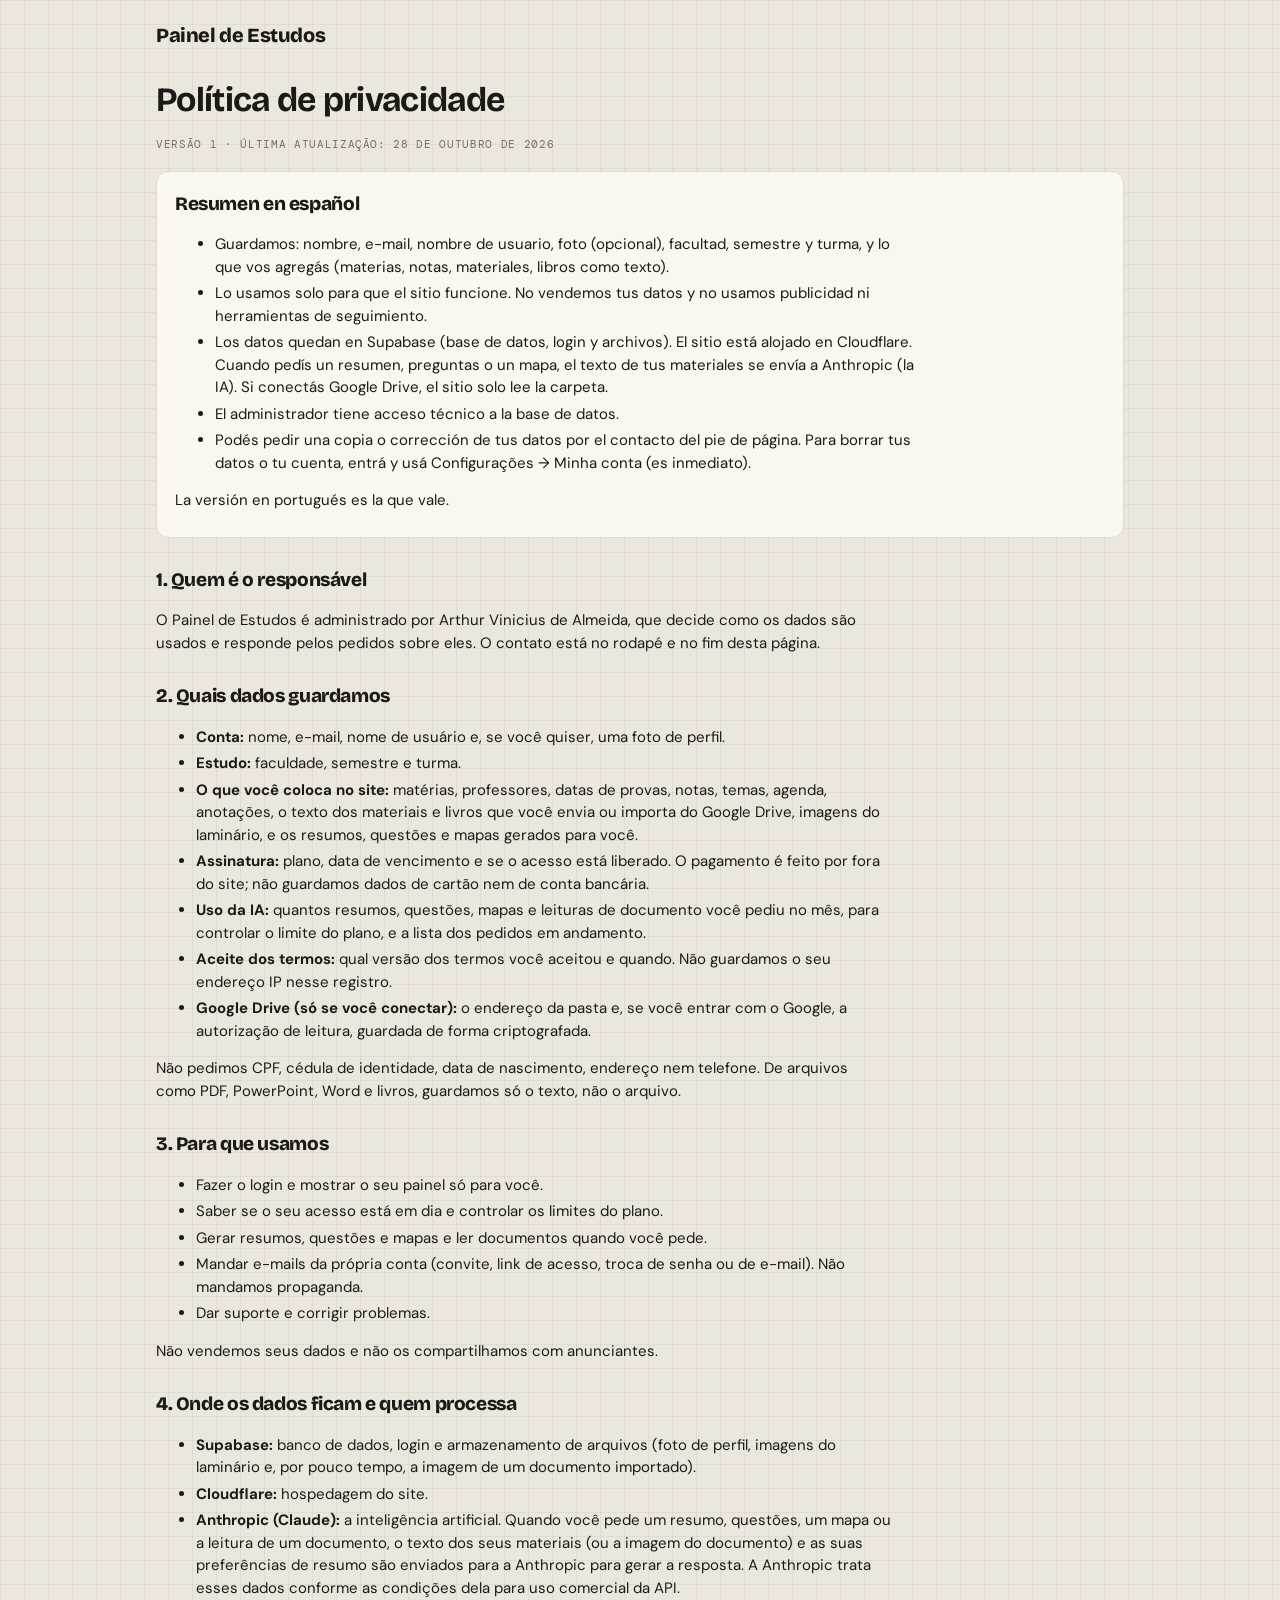
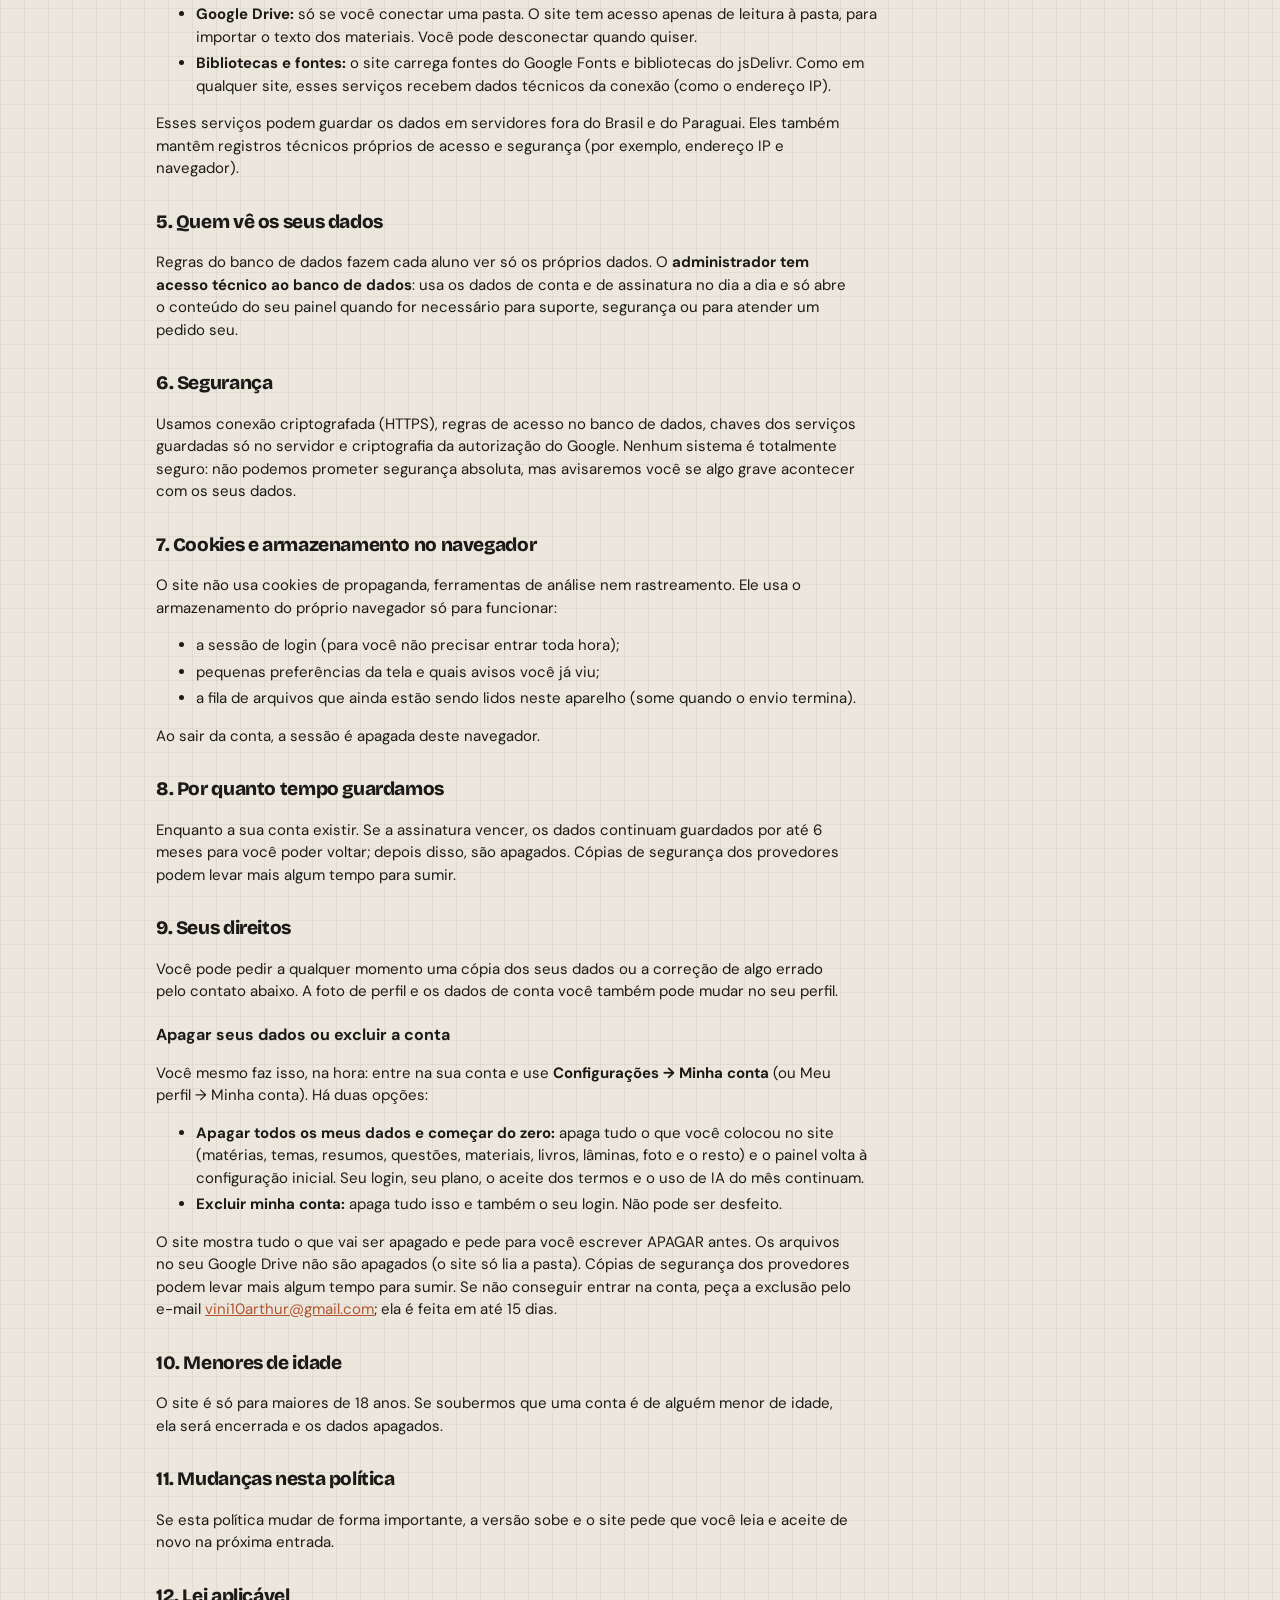
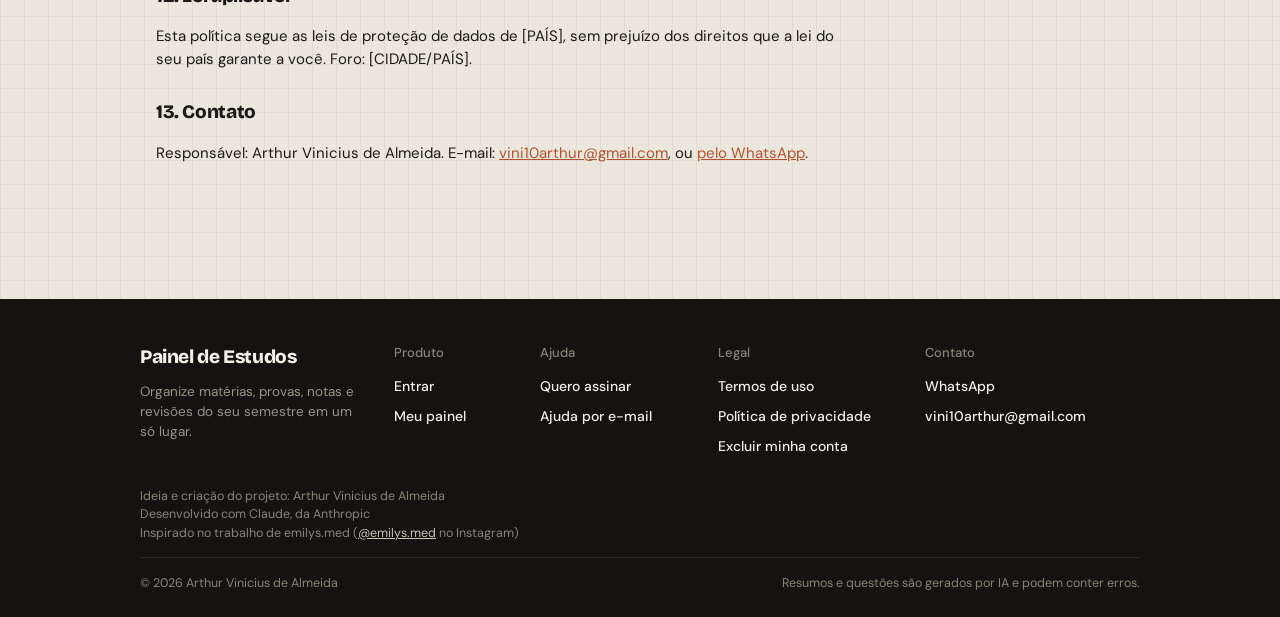
<file: privacidade.html>
<!doctype html>
<!--
  MODELO (RASCUNHO). Este texto foi escrito para descrever o que o site realmente coleta e faz, mas
  NÃO é revisão jurídica. Antes de vender o acesso, peça para um advogado (Brasil e Paraguai) revisar
  este arquivo e o termos.html, e preencha os campos entre colchetes, como [CIDADE/PAÍS].
  Se o site passar a coletar outro dado ou a usar outro serviço, atualize esta página, a "Versão"
  e suba a versão no banco (update public.termos_vigente set versao = versao + 1;).
-->
<html lang="pt-BR">
<head>
<meta charset="utf-8">
<meta name="viewport" content="width=device-width,initial-scale=1,viewport-fit=cover">
<title>Política de privacidade · Painel de Estudos</title>
<link rel="icon" href="/favicon.svg" type="image/svg+xml">
<link rel="preconnect" href="https://fonts.googleapis.com"><link rel="preconnect" href="https://fonts.gstatic.com" crossorigin>
<link rel="stylesheet" href="https://fonts.googleapis.com/css2?family=Bricolage+Grotesque:opsz,wght@12..96,800&family=DM+Mono:wght@400&family=DM+Sans:opsz,wght@9..40,400;9..40,500;9..40,700&display=swap">
<link rel="stylesheet" href="/assets/style.css">
<style>.legal h2{font-size:19px;margin:28px 0 8px}.legal p,.legal li{max-width:70ch}.legal li{margin-bottom:4px}.legal .es{background:var(--card);border:1px solid var(--line);border-radius:12px;padding:6px 18px 10px;margin:18px 0 8px}.legal .es h2{margin-top:12px}.legal h3{font-size:16px;margin:20px 0 6px}</style>
</head>
<body>
<div class="wrap legal">
  <header class="top"><a class="brand" href="/">Painel de Estudos</a></header>
  <h1 style="font-family:var(--f-display);font-size:34px;letter-spacing:-.02em;margin:24px 0 4px">Política de privacidade</h1>
  <p class="mono">Versão 1 · Última atualização: 28 de outubro de 2026</p>

  <section class="es" lang="es">
    <h2>Resumen en español</h2>
    <ul>
      <li>Guardamos: nombre, e-mail, nombre de usuario, foto (opcional), facultad, semestre y turma, y lo que vos agregás (materias, notas, materiales, libros como texto).</li>
      <li>Lo usamos solo para que el sitio funcione. No vendemos tus datos y no usamos publicidad ni herramientas de seguimiento.</li>
      <li>Los datos quedan en Supabase (base de datos, login y archivos). El sitio está alojado en Cloudflare. Cuando pedís un resumen, preguntas o un mapa, el texto de tus materiales se envía a Anthropic (la IA). Si conectás Google Drive, el sitio solo lee la carpeta.</li>
      <li>El administrador tiene acceso técnico a la base de datos.</li>
      <li>Podés pedir una copia o corrección de tus datos por el contacto del pie de página. Para borrar tus datos o tu cuenta, entrá y usá Configurações → Minha conta (es inmediato).</li>
    </ul>
    <p>La versión en portugués es la que vale.</p>
  </section>

  <h2>1. Quem é o responsável</h2>
  <p>O Painel de Estudos é administrado por <span data-contato="responsavel"></span>, que decide como os dados são usados e responde pelos pedidos sobre eles. O contato está no rodapé e no fim desta página.</p>

  <h2>2. Quais dados guardamos</h2>
  <ul>
    <li><b>Conta:</b> nome, e-mail, nome de usuário e, se você quiser, uma foto de perfil.</li>
    <li><b>Estudo:</b> faculdade, semestre e turma.</li>
    <li><b>O que você coloca no site:</b> matérias, professores, datas de provas, notas, temas, agenda, anotações, o texto dos materiais e livros que você envia ou importa do Google Drive, imagens do laminário, e os resumos, questões e mapas gerados para você.</li>
    <li><b>Assinatura:</b> plano, data de vencimento e se o acesso está liberado. O pagamento é feito por fora do site; não guardamos dados de cartão nem de conta bancária.</li>
    <li><b>Uso da IA:</b> quantos resumos, questões, mapas e leituras de documento você pediu no mês, para controlar o limite do plano, e a lista dos pedidos em andamento.</li>
    <li><b>Aceite dos termos:</b> qual versão dos termos você aceitou e quando. Não guardamos o seu endereço IP nesse registro.</li>
    <li><b>Google Drive (só se você conectar):</b> o endereço da pasta e, se você entrar com o Google, a autorização de leitura, guardada de forma criptografada.</li>
  </ul>
  <p>Não pedimos CPF, cédula de identidade, data de nascimento, endereço nem telefone. De arquivos como PDF, PowerPoint, Word e livros, guardamos só o texto, não o arquivo.</p>

  <h2>3. Para que usamos</h2>
  <ul>
    <li>Fazer o login e mostrar o seu painel só para você.</li>
    <li>Saber se o seu acesso está em dia e controlar os limites do plano.</li>
    <li>Gerar resumos, questões e mapas e ler documentos quando você pede.</li>
    <li>Mandar e-mails da própria conta (convite, link de acesso, troca de senha ou de e-mail). Não mandamos propaganda.</li>
    <li>Dar suporte e corrigir problemas.</li>
  </ul>
  <p>Não vendemos seus dados e não os compartilhamos com anunciantes.</p>

  <h2>4. Onde os dados ficam e quem processa</h2>
  <ul>
    <li><b>Supabase:</b> banco de dados, login e armazenamento de arquivos (foto de perfil, imagens do laminário e, por pouco tempo, a imagem de um documento importado).</li>
    <li><b>Cloudflare:</b> hospedagem do site.</li>
    <li><b>Anthropic (Claude):</b> a inteligência artificial. Quando você pede um resumo, questões, um mapa ou a leitura de um documento, o texto dos seus materiais (ou a imagem do documento) e as suas preferências de resumo são enviados para a Anthropic para gerar a resposta. A Anthropic trata esses dados conforme as condições dela para uso comercial da API.</li>
    <li><b>Google Drive:</b> só se você conectar uma pasta. O site tem acesso apenas de leitura à pasta, para importar o texto dos materiais. Você pode desconectar quando quiser.</li>
    <li><b>Bibliotecas e fontes:</b> o site carrega fontes do Google Fonts e bibliotecas do jsDelivr. Como em qualquer site, esses serviços recebem dados técnicos da conexão (como o endereço IP).</li>
  </ul>
  <p>Esses serviços podem guardar os dados em servidores fora do Brasil e do Paraguai. Eles também mantêm registros técnicos próprios de acesso e segurança (por exemplo, endereço IP e navegador).</p>

  <h2>5. Quem vê os seus dados</h2>
  <p>Regras do banco de dados fazem cada aluno ver só os próprios dados. O <b>administrador tem acesso técnico ao banco de dados</b>: usa os dados de conta e de assinatura no dia a dia e só abre o conteúdo do seu painel quando for necessário para suporte, segurança ou para atender um pedido seu.</p>

  <h2>6. Segurança</h2>
  <p>Usamos conexão criptografada (HTTPS), regras de acesso no banco de dados, chaves dos serviços guardadas só no servidor e criptografia da autorização do Google. Nenhum sistema é totalmente seguro: não podemos prometer segurança absoluta, mas avisaremos você se algo grave acontecer com os seus dados.</p>

  <h2>7. Cookies e armazenamento no navegador</h2>
  <p>O site não usa cookies de propaganda, ferramentas de análise nem rastreamento. Ele usa o armazenamento do próprio navegador só para funcionar:</p>
  <ul>
    <li>a sessão de login (para você não precisar entrar toda hora);</li>
    <li>pequenas preferências da tela e quais avisos você já viu;</li>
    <li>a fila de arquivos que ainda estão sendo lidos neste aparelho (some quando o envio termina).</li>
  </ul>
  <p>Ao sair da conta, a sessão é apagada deste navegador.</p>

  <h2>8. Por quanto tempo guardamos</h2>
  <p>Enquanto a sua conta existir. Se a assinatura vencer, os dados continuam guardados por até 6 meses para você poder voltar; depois disso, são apagados. Cópias de segurança dos provedores podem levar mais algum tempo para sumir.</p>

  <h2>9. Seus direitos</h2>
  <p>Você pode pedir a qualquer momento uma cópia dos seus dados ou a correção de algo errado pelo contato abaixo. A foto de perfil e os dados de conta você também pode mudar no seu perfil.</p>
  <h3 id="excluir-conta">Apagar seus dados ou excluir a conta</h3>
  <p>Você mesmo faz isso, na hora: entre na sua conta e use <b>Configurações → Minha conta</b> (ou Meu perfil → Minha conta). Há duas opções:</p>
  <ul>
    <li><b>Apagar todos os meus dados e começar do zero:</b> apaga tudo o que você colocou no site (matérias, temas, resumos, questões, materiais, livros, lâminas, foto e o resto) e o painel volta à configuração inicial. Seu login, seu plano, o aceite dos termos e o uso de IA do mês continuam.</li>
    <li><b>Excluir minha conta:</b> apaga tudo isso e também o seu login. Não pode ser desfeito.</li>
  </ul>
  <p>O site mostra tudo o que vai ser apagado e pede para você escrever APAGAR antes. Os arquivos no seu Google Drive não são apagados (o site só lia a pasta). Cópias de segurança dos provedores podem levar mais algum tempo para sumir. Se não conseguir entrar na conta, peça a exclusão pelo e-mail <span data-contato="email"></span>; ela é feita em até 15 dias.</p>

  <h2>10. Menores de idade</h2>
  <p>O site é só para maiores de 18 anos. Se soubermos que uma conta é de alguém menor de idade, ela será encerrada e os dados apagados.</p>

  <h2>11. Mudanças nesta política</h2>
  <p>Se esta política mudar de forma importante, a versão sobe e o site pede que você leia e aceite de novo na próxima entrada.</p>

  <h2>12. Lei aplicável</h2>
  <p>Esta política segue as leis de proteção de dados de [PAÍS], sem prejuízo dos direitos que a lei do seu país garante a você. Foro: [CIDADE/PAÍS].</p>

  <h2>13. Contato</h2>
  <p>Responsável: <span data-contato="responsavel"></span>. E-mail: <span data-contato="email"></span>, ou <span data-contato="telefone"></span>.</p>
</div>
<script src="/assets/config.js"></script>
<script src="/assets/rodape.js"></script>
</body>
</html>
</file>
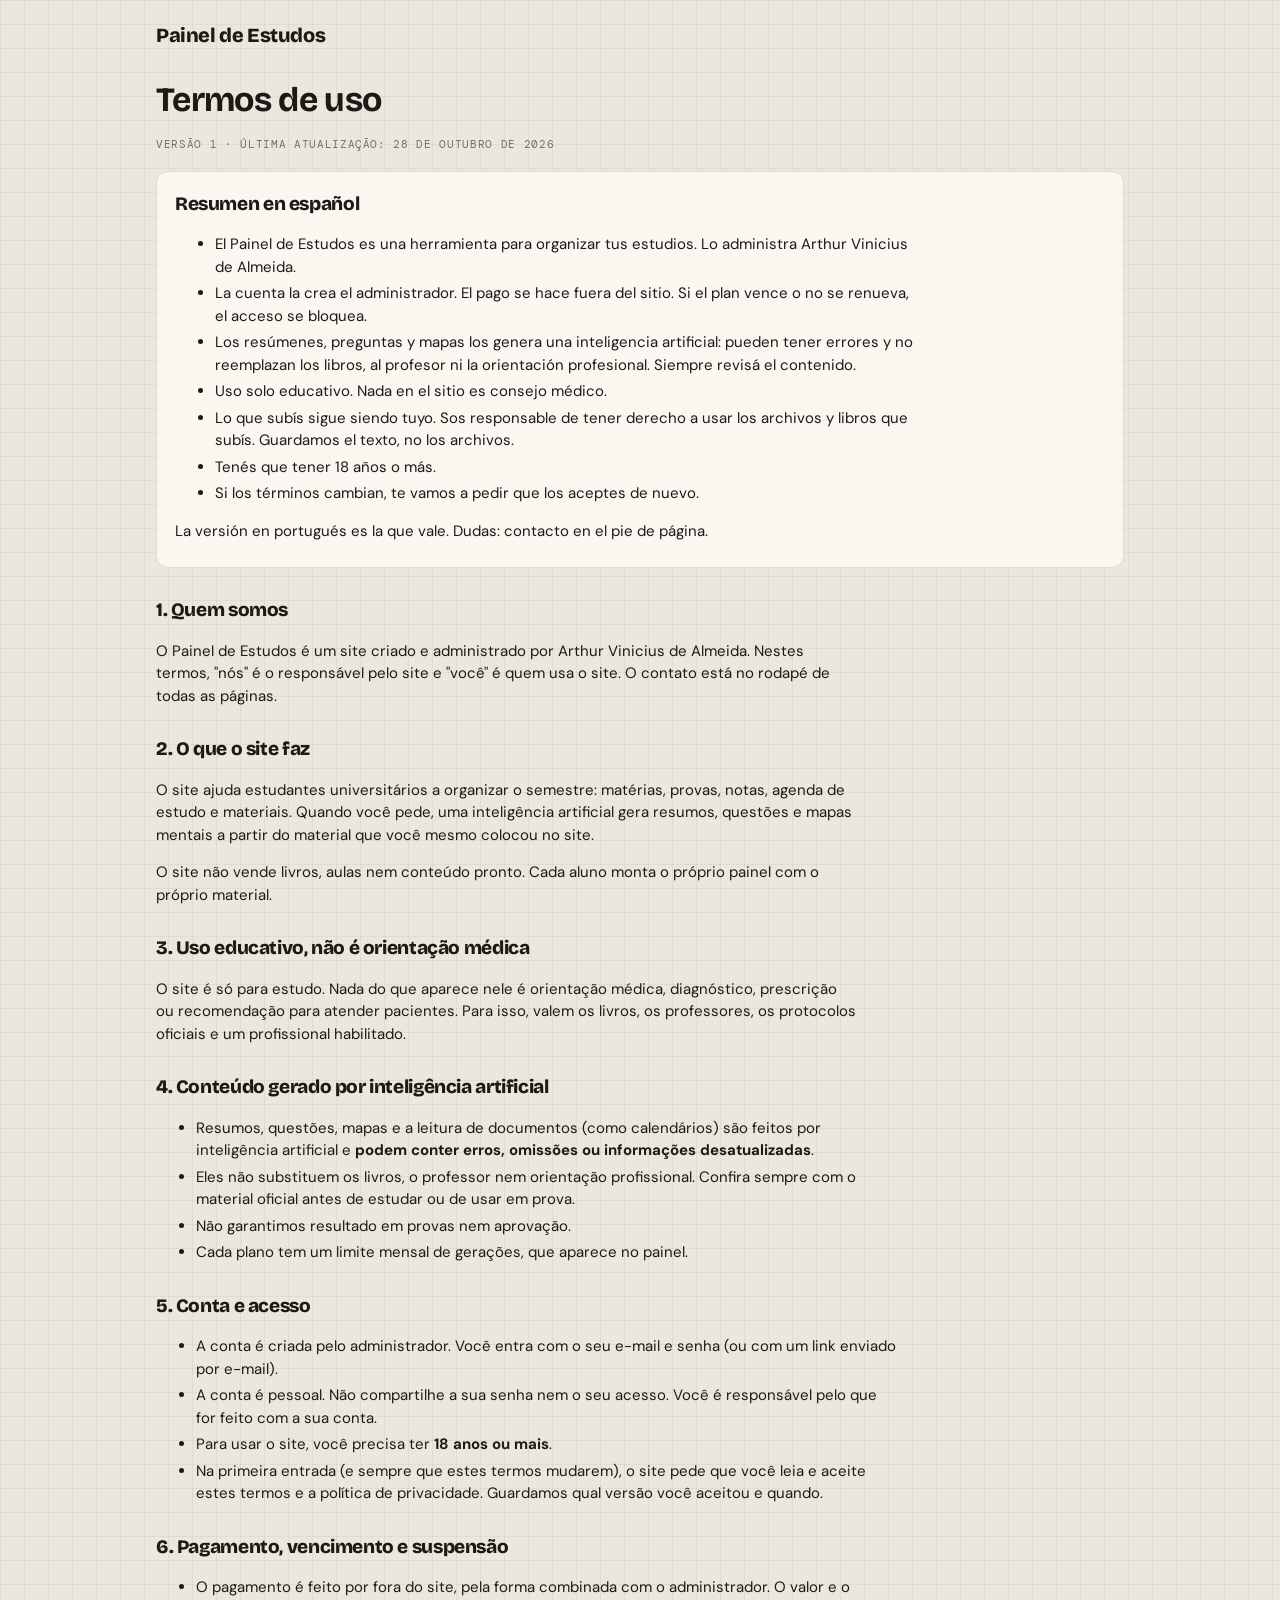
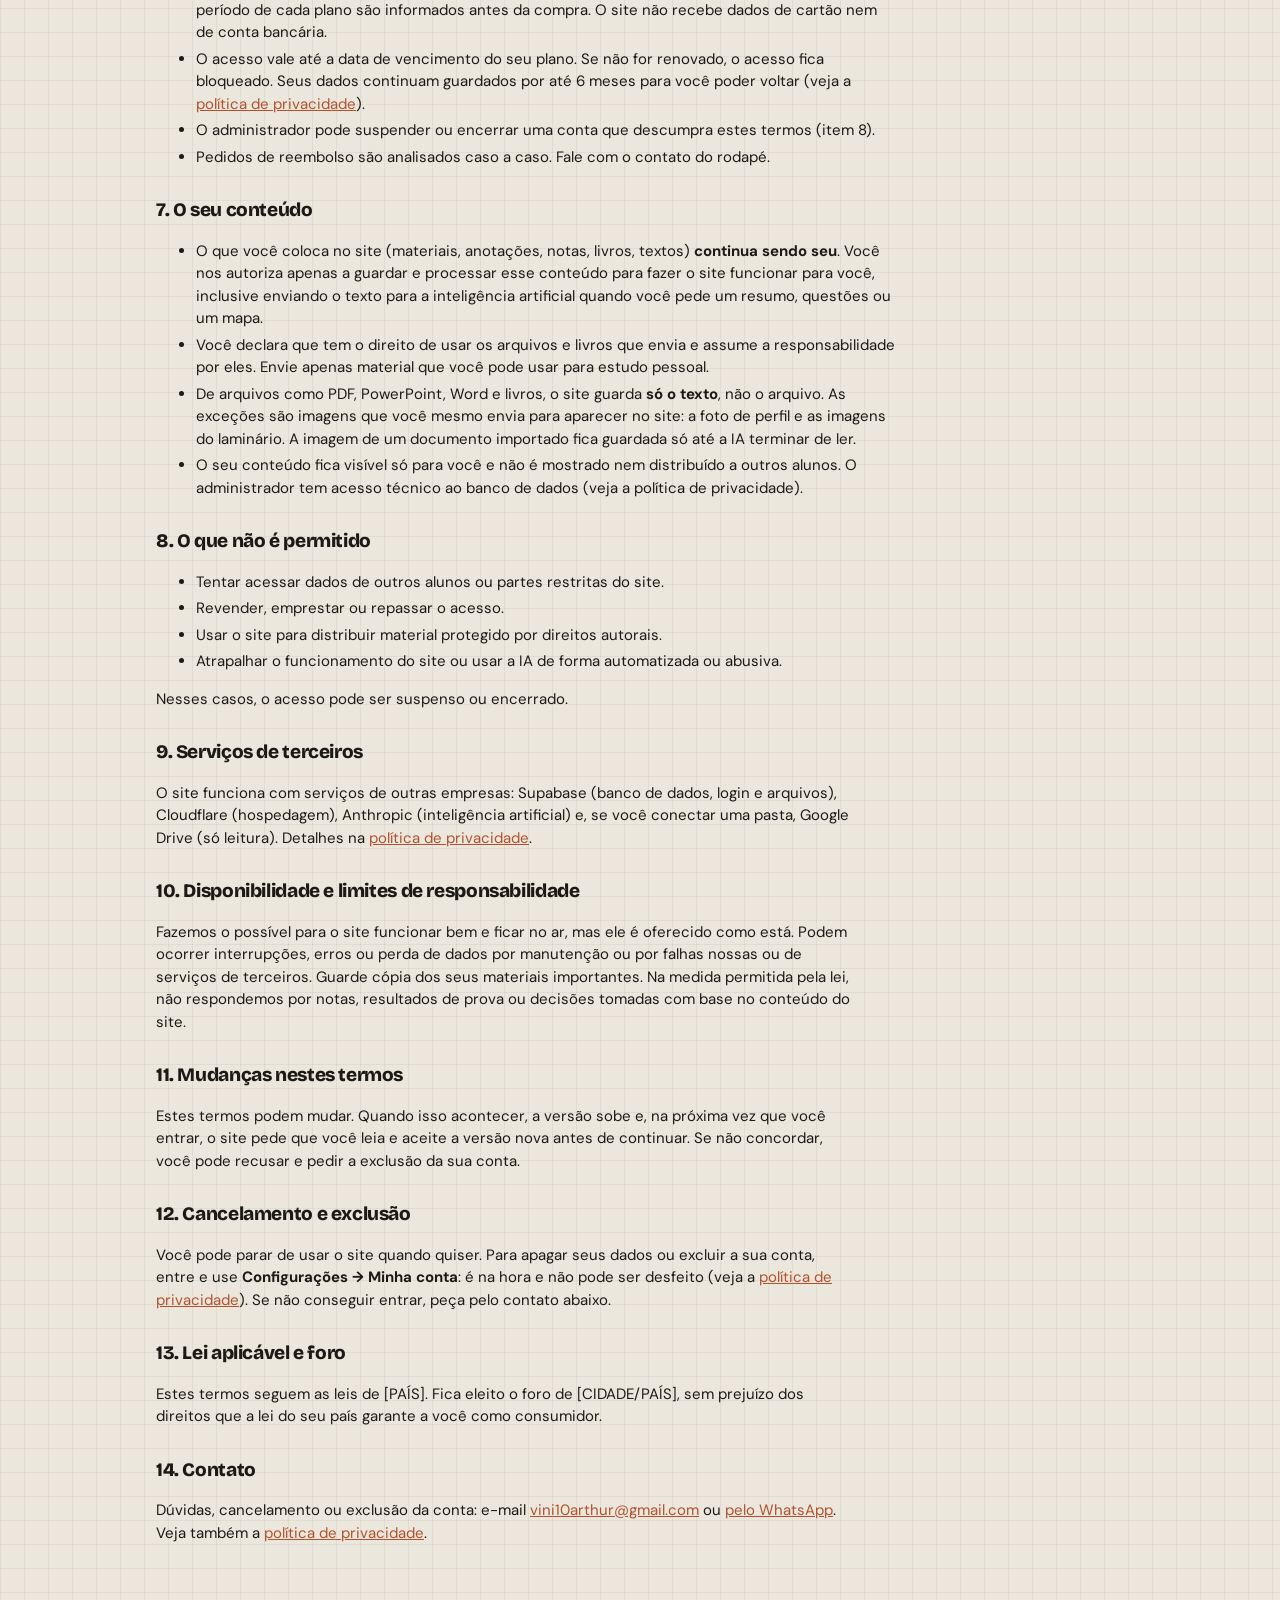
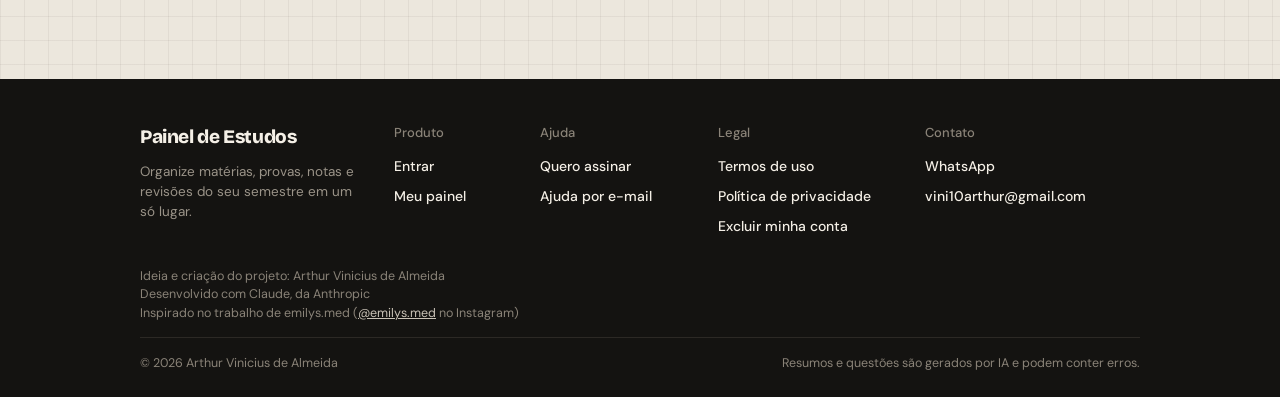
<file: termos.html>
<!doctype html>
<!--
  MODELO (RASCUNHO). Este texto foi escrito para descrever o funcionamento real do site, mas NÃO é
  revisão jurídica. Antes de vender o acesso, peça para um advogado (Brasil e Paraguai) revisar este
  arquivo e o privacidade.html, e preencha os campos entre colchetes, como [CIDADE/PAÍS].
  Mudou algo importante aqui? Atualize a "Versão" e a data abaixo e suba a versão no banco
  (update public.termos_vigente set versao = versao + 1;) para todos aceitarem de novo.
-->
<html lang="pt-BR">
<head>
<meta charset="utf-8">
<meta name="viewport" content="width=device-width,initial-scale=1,viewport-fit=cover">
<title>Termos de uso · Painel de Estudos</title>
<link rel="icon" href="/favicon.svg" type="image/svg+xml">
<link rel="preconnect" href="https://fonts.googleapis.com"><link rel="preconnect" href="https://fonts.gstatic.com" crossorigin>
<link rel="stylesheet" href="https://fonts.googleapis.com/css2?family=Bricolage+Grotesque:opsz,wght@12..96,800&family=DM+Mono:wght@400&family=DM+Sans:opsz,wght@9..40,400;9..40,500;9..40,700&display=swap">
<link rel="stylesheet" href="/assets/style.css">
<style>.legal h2{font-size:19px;margin:28px 0 8px}.legal p,.legal li{max-width:70ch}.legal li{margin-bottom:4px}.legal .es{background:var(--card);border:1px solid var(--line);border-radius:12px;padding:6px 18px 10px;margin:18px 0 8px}.legal .es h2{margin-top:12px}</style>
</head>
<body>
<div class="wrap legal">
  <header class="top"><a class="brand" href="/">Painel de Estudos</a></header>
  <h1 style="font-family:var(--f-display);font-size:34px;letter-spacing:-.02em;margin:24px 0 4px">Termos de uso</h1>
  <p class="mono">Versão 1 · Última atualização: 28 de outubro de 2026</p>

  <section class="es" lang="es">
    <h2>Resumen en español</h2>
    <ul>
      <li>El Painel de Estudos es una herramienta para organizar tus estudios. Lo administra <span data-contato="responsavel"></span>.</li>
      <li>La cuenta la crea el administrador. El pago se hace fuera del sitio. Si el plan vence o no se renueva, el acceso se bloquea.</li>
      <li>Los resúmenes, preguntas y mapas los genera una inteligencia artificial: pueden tener errores y no reemplazan los libros, al profesor ni la orientación profesional. Siempre revisá el contenido.</li>
      <li>Uso solo educativo. Nada en el sitio es consejo médico.</li>
      <li>Lo que subís sigue siendo tuyo. Sos responsable de tener derecho a usar los archivos y libros que subís. Guardamos el texto, no los archivos.</li>
      <li>Tenés que tener 18 años o más.</li>
      <li>Si los términos cambian, te vamos a pedir que los aceptes de nuevo.</li>
    </ul>
    <p>La versión en portugués es la que vale. Dudas: contacto en el pie de página.</p>
  </section>

  <h2>1. Quem somos</h2>
  <p>O Painel de Estudos é um site criado e administrado por <span data-contato="responsavel"></span>. Nestes termos, "nós" é o responsável pelo site e "você" é quem usa o site. O contato está no rodapé de todas as páginas.</p>

  <h2>2. O que o site faz</h2>
  <p>O site ajuda estudantes universitários a organizar o semestre: matérias, provas, notas, agenda de estudo e materiais. Quando você pede, uma inteligência artificial gera resumos, questões e mapas mentais a partir do material que você mesmo colocou no site.</p>
  <p>O site não vende livros, aulas nem conteúdo pronto. Cada aluno monta o próprio painel com o próprio material.</p>

  <h2>3. Uso educativo, não é orientação médica</h2>
  <p>O site é só para estudo. Nada do que aparece nele é orientação médica, diagnóstico, prescrição ou recomendação para atender pacientes. Para isso, valem os livros, os professores, os protocolos oficiais e um profissional habilitado.</p>

  <h2>4. Conteúdo gerado por inteligência artificial</h2>
  <ul>
    <li>Resumos, questões, mapas e a leitura de documentos (como calendários) são feitos por inteligência artificial e <b>podem conter erros, omissões ou informações desatualizadas</b>.</li>
    <li>Eles não substituem os livros, o professor nem orientação profissional. Confira sempre com o material oficial antes de estudar ou de usar em prova.</li>
    <li>Não garantimos resultado em provas nem aprovação.</li>
    <li>Cada plano tem um limite mensal de gerações, que aparece no painel.</li>
  </ul>

  <h2>5. Conta e acesso</h2>
  <ul>
    <li>A conta é criada pelo administrador. Você entra com o seu e-mail e senha (ou com um link enviado por e-mail).</li>
    <li>A conta é pessoal. Não compartilhe a sua senha nem o seu acesso. Você é responsável pelo que for feito com a sua conta.</li>
    <li>Para usar o site, você precisa ter <b>18 anos ou mais</b>.</li>
    <li>Na primeira entrada (e sempre que estes termos mudarem), o site pede que você leia e aceite estes termos e a política de privacidade. Guardamos qual versão você aceitou e quando.</li>
  </ul>

  <h2>6. Pagamento, vencimento e suspensão</h2>
  <ul>
    <li>O pagamento é feito por fora do site, pela forma combinada com o administrador. O valor e o período de cada plano são informados antes da compra. O site não recebe dados de cartão nem de conta bancária.</li>
    <li>O acesso vale até a data de vencimento do seu plano. Se não for renovado, o acesso fica bloqueado. Seus dados continuam guardados por até 6 meses para você poder voltar (veja a <a href="/privacidade.html">política de privacidade</a>).</li>
    <li>O administrador pode suspender ou encerrar uma conta que descumpra estes termos (item 8).</li>
    <li>Pedidos de reembolso são analisados caso a caso. Fale com o contato do rodapé.</li>
  </ul>

  <h2>7. O seu conteúdo</h2>
  <ul>
    <li>O que você coloca no site (materiais, anotações, notas, livros, textos) <b>continua sendo seu</b>. Você nos autoriza apenas a guardar e processar esse conteúdo para fazer o site funcionar para você, inclusive enviando o texto para a inteligência artificial quando você pede um resumo, questões ou um mapa.</li>
    <li>Você declara que tem o direito de usar os arquivos e livros que envia e assume a responsabilidade por eles. Envie apenas material que você pode usar para estudo pessoal.</li>
    <li>De arquivos como PDF, PowerPoint, Word e livros, o site guarda <b>só o texto</b>, não o arquivo. As exceções são imagens que você mesmo envia para aparecer no site: a foto de perfil e as imagens do laminário. A imagem de um documento importado fica guardada só até a IA terminar de ler.</li>
    <li>O seu conteúdo fica visível só para você e não é mostrado nem distribuído a outros alunos. O administrador tem acesso técnico ao banco de dados (veja a política de privacidade).</li>
  </ul>

  <h2>8. O que não é permitido</h2>
  <ul>
    <li>Tentar acessar dados de outros alunos ou partes restritas do site.</li>
    <li>Revender, emprestar ou repassar o acesso.</li>
    <li>Usar o site para distribuir material protegido por direitos autorais.</li>
    <li>Atrapalhar o funcionamento do site ou usar a IA de forma automatizada ou abusiva.</li>
  </ul>
  <p>Nesses casos, o acesso pode ser suspenso ou encerrado.</p>

  <h2>9. Serviços de terceiros</h2>
  <p>O site funciona com serviços de outras empresas: Supabase (banco de dados, login e arquivos), Cloudflare (hospedagem), Anthropic (inteligência artificial) e, se você conectar uma pasta, Google Drive (só leitura). Detalhes na <a href="/privacidade.html">política de privacidade</a>.</p>

  <h2>10. Disponibilidade e limites de responsabilidade</h2>
  <p>Fazemos o possível para o site funcionar bem e ficar no ar, mas ele é oferecido como está. Podem ocorrer interrupções, erros ou perda de dados por manutenção ou por falhas nossas ou de serviços de terceiros. Guarde cópia dos seus materiais importantes. Na medida permitida pela lei, não respondemos por notas, resultados de prova ou decisões tomadas com base no conteúdo do site.</p>

  <h2>11. Mudanças nestes termos</h2>
  <p>Estes termos podem mudar. Quando isso acontecer, a versão sobe e, na próxima vez que você entrar, o site pede que você leia e aceite a versão nova antes de continuar. Se não concordar, você pode recusar e pedir a exclusão da sua conta.</p>

  <h2>12. Cancelamento e exclusão</h2>
  <p>Você pode parar de usar o site quando quiser. Para apagar seus dados ou excluir a sua conta, entre e use <b>Configurações → Minha conta</b>: é na hora e não pode ser desfeito (veja a <a href="/privacidade.html#excluir-conta">política de privacidade</a>). Se não conseguir entrar, peça pelo contato abaixo.</p>

  <h2>13. Lei aplicável e foro</h2>
  <p>Estes termos seguem as leis de [PAÍS]. Fica eleito o foro de [CIDADE/PAÍS], sem prejuízo dos direitos que a lei do seu país garante a você como consumidor.</p>

  <h2>14. Contato</h2>
  <p>Dúvidas, cancelamento ou exclusão da conta: e-mail <span data-contato="email"></span> ou <span data-contato="telefone"></span>. Veja também a <a href="/privacidade.html">política de privacidade</a>.</p>
</div>
<script src="/assets/config.js"></script>
<script src="/assets/rodape.js"></script>
</body>
</html>
</file>
<file: assets/style.css>
:root{
  --paper:#ECE7DD;--grid:rgba(40,30,20,.055);--card:#FAF7F1;--card2:#F3EEE5;--ink:#1C1A17;--muted:#756F66;--line:#E1DACD;
  --terra:#B0522E;--terra-s:#F3DFD4;--green:#4D6C49;--green-s:#E2EADB;--wine:#7B2837;--wine-s:#F1D8DC;--navy:#2E4A6A;--navy-s:#DCE4EE;
  --ok:#3F7A46;--warn:#B7801A;--bad:#B23A2E;
  --f-display:"Bricolage Grotesque","Arial Black",system-ui,sans-serif;--f-script:"Pinyon Script",cursive;
  --f-body:"DM Sans",system-ui,-apple-system,sans-serif;--f-mono:"DM Mono",ui-monospace,Menlo,monospace;--r:12px;
  color-scheme:light;
}
@media (prefers-color-scheme:dark){:root:not([data-theme="light"]){
  --paper:#161512;--grid:rgba(255,245,230,.04);--card:#211F1B;--card2:#2A2722;--ink:#EEE8DE;--muted:#A39C90;--line:#36322C;
  --terra:#DB7B53;--terra-s:#3A261D;--green:#8EB184;--green-s:#24301F;--wine:#D3707F;--wine-s:#3A1F25;--navy:#88A8D0;--navy-s:#1F2A38;
  --ok:#7DBA83;--warn:#E0AE4C;--bad:#E57A6D;color-scheme:dark}}
*{box-sizing:border-box}
html,body{margin:0}
body{background:var(--paper);color:var(--ink);font-family:var(--f-body);font-size:15px;line-height:1.5;min-height:100vh;
  background-image:linear-gradient(var(--grid) 1px,transparent 1px),linear-gradient(90deg,var(--grid) 1px,transparent 1px);background-size:24px 24px}
.wrap{max-width:1000px;margin:0 auto;padding:20px max(16px,env(safe-area-inset-left)) 60px}
.narrow{max-width:520px}
button,input,select,textarea{font:inherit;color:inherit}
button{cursor:pointer}
:focus-visible{outline:2px solid var(--terra);outline-offset:2px}
a{color:var(--terra)}
.mono{font-family:var(--f-mono);font-size:11px;letter-spacing:.06em;text-transform:uppercase;color:var(--muted)}
.muted{color:var(--muted)}
.tnum{font-variant-numeric:tabular-nums}
.top{display:flex;justify-content:space-between;align-items:center;gap:12px;flex-wrap:wrap;margin-bottom:8px}
.brand{font-family:var(--f-display);font-weight:800;font-size:20px;letter-spacing:-.02em;text-decoration:none;color:var(--ink)}
.hero{text-align:center;padding:30px 0 16px}
.hero h1{margin:0;font-family:var(--f-display);font-weight:800;font-size:clamp(38px,8vw,68px);line-height:.9;letter-spacing:-.045em}
.hero .script{display:block;font-family:var(--f-script);font-weight:400;font-size:clamp(44px,9vw,80px);line-height:.85;color:var(--terra);transform:rotate(-4deg);letter-spacing:0}
h2{font-family:var(--f-display);font-weight:800;letter-spacing:-.02em;font-size:22px;margin:0}
h3{font-size:15px;margin:0}
.win{background:var(--card);border:1px solid var(--line);border-radius:14px;box-shadow:0 10px 30px -18px rgba(40,25,10,.35);margin-top:16px;overflow:hidden}
.win-bar{display:flex;align-items:center;gap:8px;padding:9px 14px;border-bottom:1px solid var(--line);font-size:12.5px;color:var(--muted)}
.dots{display:flex;gap:5px}.dots i{width:9px;height:9px;border-radius:50%;background:var(--line)}
.win-body{padding:20px}
.btn{border:1px solid var(--line);background:var(--card);padding:8px 14px;border-radius:9px;font-size:14px;font-weight:500}
.btn:hover{border-color:var(--muted)}
.btn.solid{background:var(--ink);color:var(--paper);border-color:var(--ink)}
.btn.ghost{background:none;border-color:transparent;color:var(--muted)}
.btn:disabled{opacity:.55;cursor:default}
.field{display:flex;flex-direction:column;gap:4px;min-width:0}
.field input,.field select,.inp{background:var(--card2);border:1px solid var(--line);border-radius:9px;padding:9px 10px;min-width:0;width:100%}
.row{display:flex;flex-wrap:wrap;gap:10px;align-items:flex-end}
.stack{display:flex;flex-direction:column;gap:12px}
.msg{padding:11px 14px;border-radius:10px;background:var(--green-s);font-size:14px;margin-top:12px}
.msg.bad{background:var(--wine-s)}
.chip{display:inline-block;font-family:var(--f-mono);font-size:10.5px;letter-spacing:.07em;text-transform:uppercase;padding:3px 8px;border-radius:6px;white-space:nowrap}
.s-ok{background:var(--green-s);color:var(--ok)}.s-warn{background:#F6E9CC;color:var(--warn)}.s-bad{background:var(--wine-s);color:var(--bad)}
.empty{padding:22px;text-align:center;color:var(--muted);border:1px dashed var(--line);border-radius:var(--r)}
.steps{display:flex;gap:6px;margin-bottom:16px}
.steps i{flex:1;height:4px;border-radius:3px;background:var(--line)}.steps i.on{background:var(--terra)}
.discrow{display:grid;grid-template-columns:1.4fr 1.2fr auto auto;gap:8px;align-items:end;border:1px solid var(--line);border-radius:10px;padding:10px}
.check{display:flex;align-items:center;gap:8px;font-size:14px;cursor:pointer;white-space:nowrap}
.check input{accent-color:var(--terra);width:16px;height:16px}
.provgrid{display:grid;grid-template-columns:110px 1fr 130px;gap:8px;align-items:center}
.provgrid .lbl{font-size:13.5px}
.cards{display:grid;grid-template-columns:repeat(auto-fill,minmax(220px,1fr));gap:12px}
.card{border:1px solid var(--line);border-radius:12px;padding:14px;background:var(--card);display:flex;flex-direction:column;gap:6px;min-width:0}
.big{font-family:var(--f-display);font-weight:800;font-size:34px;line-height:1;color:var(--wine)}
.tablewrap{overflow-x:auto}
table{border-collapse:collapse;width:100%;min-width:760px}
th{font-family:var(--f-mono);font-size:10.5px;letter-spacing:.07em;text-transform:uppercase;color:var(--muted);font-weight:400;text-align:left;padding:8px;border-bottom:1px solid var(--line)}
td{padding:8px;border-bottom:1px solid var(--line);font-size:14px;vertical-align:middle}
td input,td select{background:var(--card2);border:1px solid var(--line);border-radius:7px;padding:5px 6px}
.toast{position:fixed;left:50%;bottom:calc(18px + env(safe-area-inset-bottom));transform:translateX(-50%);background:var(--ink);color:var(--paper);padding:9px 16px;border-radius:999px;font-size:14px;z-index:50;max-width:calc(100vw - 24px);text-align:center}
@media (max-width:640px){.discrow{grid-template-columns:1fr}.provgrid{grid-template-columns:1fr 1fr}.provgrid .lbl{grid-column:1/-1}}
/* rodapé */
.rodape{background:#141311;color:#D9D3C8;margin-top:60px;padding:44px max(16px,env(safe-area-inset-left)) calc(24px + env(safe-area-inset-bottom))}
.rd-in{max-width:1000px;margin:0 auto;display:grid;grid-template-columns:1.5fr .8fr 1fr 1.2fr 1.4fr;gap:24px}
.rd-marca .brand{color:#F4EFE6;font-size:19px}
.rd-marca p{color:#9A9388;font-size:13.5px;max-width:30ch;margin:10px 0 0}
.rd-col{display:flex;flex-direction:column;gap:9px;min-width:0}
.rd-col h4{margin:0 0 4px;font-size:13px;font-weight:500;color:#8A8378}
.rd-col a{color:#F4EFE6;text-decoration:none;font-size:14px;font-weight:500;overflow-wrap:anywhere}
.rd-col a:hover{text-decoration:underline}
.rd-creditos{max-width:1000px;margin:30px auto 0;font-size:12.5px;color:#8A8378;line-height:1.5}
.rd-creditos p{margin:0}
.rd-creditos a{color:#C9C2B6}
.rd-creditos + .rd-base{margin-top:14px}
.rd-base{max-width:1000px;margin:34px auto 0;padding-top:16px;border-top:1px solid #2C2925;display:flex;justify-content:space-between;gap:12px;flex-wrap:wrap;font-size:12.5px;color:#8A8378}
@media (max-width:760px){.rd-in{grid-template-columns:1fr 1fr}.rd-marca{grid-column:1/-1}}

/* perfil */
.eu{display:flex;align-items:center;gap:8px;border:1px solid var(--line);background:var(--card);border-radius:999px;padding:3px 12px 3px 3px;font-size:14px;font-weight:500}
.av{width:28px;height:28px;border-radius:50%;overflow:hidden;display:grid;place-items:center;background:var(--terra-s);color:var(--terra);font-weight:700;flex:none}
.av img{width:100%;height:100%;object-fit:cover;display:block}
.av-g{width:96px;height:96px;font-size:36px}
.perfil{display:flex;gap:20px;align-items:flex-start;flex-wrap:wrap}

/* Google Drive */
.drv-fonte{display:flex;flex-wrap:wrap;gap:8px 12px;align-items:center;justify-content:space-between;border:1px solid var(--line);border-radius:10px;padding:10px 12px}
.drv-passos{margin:0;padding-left:20px;display:flex;flex-direction:column;gap:8px}
.drv-mail{font-family:var(--f-mono);font-size:13px;background:var(--card2);border:1px solid var(--line);border-radius:7px;padding:4px 8px;overflow-wrap:anywhere;min-width:0}
.drv-grupo{border-top:1px solid var(--line);padding:10px 0}
.drv-grupo summary{cursor:pointer}
.drv-lista{list-style:none;margin:6px 0 0;padding:0}
.drv-lista li{display:flex;justify-content:space-between;align-items:center;gap:10px;padding:7px 0;border-bottom:1px solid var(--line);font-size:14px}
.drv-lista li:last-child{border-bottom:0}
.drv-nome{min-width:0;overflow-wrap:anywhere}

/* semestres */
.sem-atual{display:flex;flex-direction:column;gap:2px}
.sem-num{font-family:var(--f-display);font-weight:800;font-size:26px;letter-spacing:-.02em;line-height:1.1}
.sem-lista{list-style:none;margin:0;padding:0}
.sem-lista li{display:flex;justify-content:space-between;align-items:center;gap:10px;padding:9px 0;border-top:1px solid var(--line)}
.sem-mini{list-style:none;margin:2px 0;padding:0;font-size:13.5px}
.sem-mini li{display:flex;justify-content:space-between;gap:8px}

/* livros */
.liv-lista,.liv-res{list-style:none;margin:0;padding:0}
.liv-lista li{display:flex;flex-wrap:wrap;justify-content:space-between;align-items:center;gap:6px 12px;padding:10px 0;border-bottom:1px solid var(--line)}
.liv-tit,.liv-onde{overflow-wrap:anywhere}
.liv-form{border:1px solid var(--line);border-radius:10px;padding:12px}
.liv-form input[type=file]{font-size:14px;max-width:100%}
.liv-prog{display:flex;flex-direction:column;gap:6px}
.liv-prog progress{width:100%;height:10px;accent-color:var(--terra)}
.liv-res li{border-top:1px solid var(--line);padding:10px 0}
.liv-trecho{margin:4px 0 0;font-size:14px;overflow-wrap:anywhere}
.liv-trecho mark{background:var(--terra-s);color:inherit;border-radius:3px;padding:0 2px}
.disc-dica{grid-column:1/-1;font-size:13px;color:var(--warn)}
.cat-lista{list-style:none;margin:0;padding:0;display:flex;flex-direction:column;gap:8px}
.cat-lista li{display:flex;gap:8px;align-items:center}
.cat-lista .inp{flex:1;min-width:0}

/* =================== PAINEL DE ESTUDO (abas) =================== */
:root{--gold:#E2B13B;--plum:#7E4E8F;--teal:#2B7A78;--olive:#7A6A2E;--dark:#22201C;--dark-ink:#F4EFE6}
@media (prefers-color-scheme:dark){:root:not([data-theme="light"]){--gold:#E9BE52;--plum:#C29AD3;--teal:#6EC1BE;--olive:#C9B66E;--dark:#0E0D0B;--dark-ink:#F4EFE6}
  :root:not([data-theme="light"]) .s-warn,:root:not([data-theme="light"]) .ev-pend{background:#3A3020}
  :root:not([data-theme="light"]) .vside{background:#24384F}}
[hidden]{display:none!important}
.s-none{background:var(--card2);color:var(--muted)}
nav.tabs{display:flex;gap:4px;flex-wrap:wrap;background:var(--card);border:1px solid var(--line);border-radius:10px;padding:4px;margin-top:6px}
nav.tabs button{border:0;background:none;padding:7px 13px;border-radius:7px;font-size:14px;font-weight:500;color:var(--muted)}
nav.tabs button[aria-selected="true"]{background:var(--ink);color:var(--paper)}
@media (prefers-reduced-motion:no-preference){.view{animation:pin .25s ease}@keyframes pin{from{opacity:.4;transform:translateY(4px)}}}
.bar{height:5px;background:var(--line);border-radius:4px;overflow:hidden}.bar>i{display:block;height:100%;border-radius:4px}
.x{border:0;background:none;color:var(--muted);font-size:17px;line-height:1;padding:2px 6px;border-radius:6px;flex:none}
.x:hover{color:var(--bad);background:var(--card2)}
textarea.inp{background:var(--card2);border:1px solid var(--line);border-radius:9px;padding:8px 10px;width:100%}
/* disciplinas */
.dgrid{display:grid;grid-template-columns:repeat(auto-fill,minmax(230px,1fr));gap:12px}
.dcard{text-align:left;border:1px solid var(--line);background:var(--card);border-radius:var(--r);padding:14px;display:flex;flex-direction:column;gap:9px;min-width:0}
.dcard[aria-pressed="true"]{border-color:var(--terra);box-shadow:0 0 0 1px var(--terra)}
.dcard h3{font-size:16px;overflow-wrap:anywhere}
.st-prog{background:var(--terra-s);color:var(--terra)}.st-done{background:var(--green-s);color:var(--green)}.st-new{background:var(--card2);color:var(--muted)}
.tgrid{display:grid;grid-template-columns:repeat(auto-fill,minmax(210px,1fr));gap:10px;margin-top:14px}
.topic{border:1px solid var(--line);border-radius:10px;padding:12px;background:var(--card);display:flex;flex-direction:column;gap:6px;min-width:0}
.topic-h{display:flex;justify-content:space-between;gap:6px;align-items:flex-start}
.topic h3{font-size:14px;overflow-wrap:anywhere}
.topic .tbtns{display:flex;gap:6px;flex-wrap:wrap}.topic .tbtns .btn{padding:4px 10px;font-size:12.5px}
.lams{display:flex;flex-wrap:wrap;gap:4px;margin:2px 0 4px}.lams span{font-size:11.5px;background:var(--terra-s);color:var(--terra);border-radius:5px;padding:2px 6px;overflow-wrap:anywhere}
.pv-pr{background:var(--gold);color:#2a2000}.pv-te{background:var(--navy-s);color:var(--navy)}
.tref{font-size:11.5px;color:var(--muted);line-height:1.35;overflow-wrap:anywhere}
.topic .check,.agtask .check{white-space:normal}
.check.on span{text-decoration:line-through;color:var(--muted)}
.dprof{font-size:12.5px;color:var(--muted);margin-top:-6px;overflow-wrap:anywhere}
/* questões */
.qwin{display:grid;grid-template-columns:200px 1fr}
.qside{background:var(--green);color:#F4F1EA;padding:16px 12px;display:flex;flex-direction:column;gap:4px}
.qside b{font-size:14px;padding:0 8px 8px}
.qside button,.vside button{border:0;background:none;color:inherit;text-align:left;padding:8px 10px;border-radius:8px;font-size:14px;opacity:.85}
.qside button[aria-current="true"],.vside button[aria-current="true"]{background:rgba(255,255,255,.16);opacity:1}
.qmain,.vmain{padding:20px;min-width:0}
.opt{display:flex;align-items:center;gap:12px;width:100%;text-align:left;border:1px solid var(--line);background:var(--card);border-radius:10px;padding:11px 12px;margin-top:8px;overflow-wrap:anywhere}
.opt:hover:not(:disabled){border-color:var(--green)}
.opt .l{flex:none;width:26px;height:26px;border-radius:50%;display:grid;place-items:center;border:1px solid var(--line);font-size:12.5px;font-weight:700}
.opt.right{background:var(--green-s);border-color:var(--green)}.opt.right .l{background:var(--green);color:#fff;border-color:var(--green)}
.opt.wrong{background:var(--wine-s);border-color:var(--wine)}.opt.wrong .l{background:var(--wine);color:#fff;border-color:var(--wine)}
.opt:disabled{cursor:default;opacity:1}
.fb{margin-top:12px;padding:12px 14px;border-radius:10px;background:var(--green-s);font-size:14px;overflow-wrap:anywhere}
.fb.bad{background:var(--wine-s)}
.perf{display:grid;grid-template-columns:1fr 200px;gap:18px}
.prow{display:grid;grid-template-columns:1fr auto;gap:4px 10px;margin-bottom:12px}
.prow .bar{grid-column:1/-1;height:7px}
.stat{border:1px solid var(--line);border-radius:10px;padding:14px}
.stat .big{font-size:40px;color:var(--green);margin-top:6px}
.qtipo{display:inline-block;font-family:var(--f-mono);font-size:10.5px;letter-spacing:.06em;text-transform:uppercase;padding:2px 7px;border-radius:5px;background:var(--green-s);color:var(--green);margin-left:6px}
.vfrow{display:flex;gap:10px;align-items:flex-start;border:1px solid var(--line);border-radius:10px;padding:10px 12px;margin-top:8px}
.vfrow .txt{flex:1;min-width:0;overflow-wrap:anywhere}
.vfrow .vfb{display:flex;gap:4px;flex:none}
.vfrow .vfb button{width:34px;height:30px;border:1px solid var(--line);background:var(--card);border-radius:7px;font-weight:700}
.vfrow .vfb button[aria-pressed="true"]{background:var(--ink);color:var(--paper);border-color:var(--ink)}
.vfrow.right{background:var(--green-s);border-color:var(--green)}.vfrow.wrong{background:var(--wine-s);border-color:var(--wine)}
.vfrow .why{display:block;font-size:13px;color:var(--muted);margin-top:4px}
.relgrid{display:grid;grid-template-columns:1fr 1fr;gap:14px;margin-top:10px}
.relcol{display:flex;flex-direction:column;gap:6px;min-width:0}
.relitem{display:flex;gap:8px;align-items:center;border:1px solid var(--line);border-radius:9px;padding:8px 10px;font-size:14px;overflow-wrap:anywhere}
.relitem select{width:64px;flex:none;background:var(--card2);border:1px solid var(--line);border-radius:7px;padding:4px}
.relitem.right{background:var(--green-s);border-color:var(--green)}.relitem.wrong{background:var(--wine-s);border-color:var(--wine)}
.relitem .lt{flex:none;width:24px;height:24px;border-radius:50%;display:grid;place-items:center;border:1px solid var(--line);font-size:12px;font-weight:700}
.distxt{width:100%;min-height:120px;margin-top:10px;background:var(--card2);border:1px solid var(--line);border-radius:10px;padding:10px}
.qmix{display:grid;grid-template-columns:repeat(4,minmax(0,1fr));gap:8px;flex:1 1 100%}
.qmix .field input{text-align:center}
.lamimg{margin-top:14px;background:#111;border-radius:12px;display:flex;align-items:center;justify-content:center;min-height:260px;overflow:hidden}
.lamimg img{max-width:100%;max-height:62vh;object-fit:contain;display:block}
.lam-lista{list-style:none;margin:12px 0 0;padding:0}
.lam-lista li{display:flex;align-items:center;gap:10px;padding:8px 0;border-top:1px solid var(--line)}
.lam-lista img,.lam-ph{width:56px;height:42px;object-fit:cover;border-radius:6px;background:var(--card2);flex:none}
.lam-res{overflow-wrap:anywhere}
/* média */
.calc{display:grid;grid-template-columns:1.3fr 1fr;gap:18px}
.calc h2.q{font-size:clamp(24px,3.4vw,32px);line-height:1.05;margin:10px 0 16px}
.tag-dark{background:var(--ink);color:var(--paper)}
.seg{display:inline-flex;gap:4px;margin-top:14px}
.seg button{border:1px solid var(--line);background:var(--card2);padding:7px 12px;border-radius:8px;font-size:13.5px;font-weight:500}
.seg button[aria-pressed="true"]{background:var(--ink);color:var(--paper);border-color:var(--ink)}
.result{background:var(--dark);color:var(--dark-ink);border-radius:12px;padding:18px;display:flex;flex-direction:column;gap:8px;min-width:0}
.result .mono{color:var(--gold)}
.result .num{font-family:var(--f-display);font-weight:800;font-size:72px;line-height:.95;color:var(--gold)}
.result .bar{background:rgba(255,255,255,.14)}.result .bar>i{background:var(--gold)}
table.mtab{min-width:640px}
.mtab td input{width:62px;text-align:center}
/* calendário */
.next{display:grid;grid-template-columns:repeat(3,1fr);gap:12px;margin-top:14px}
.ncard{border:1px solid var(--line);border-radius:12px;padding:14px;background:var(--card);min-width:0}
.ncard .d{font-family:var(--f-display);font-weight:800;font-size:34px;line-height:1;color:var(--wine);margin:8px 0 4px}
.ncard.hot{background:var(--wine);border-color:var(--wine);color:#FBF2F3}
.ncard.hot .d,.ncard.hot .mono{color:#FBF2F3}
.calwrap{display:grid;grid-template-columns:1fr 210px;gap:18px}
.calhead{display:flex;justify-content:space-between;align-items:center;gap:10px;margin-bottom:10px;flex-wrap:wrap}
.cal{display:grid;grid-template-columns:repeat(7,minmax(0,1fr));gap:4px;text-align:center}
.cal .wd{font-family:var(--f-mono);font-size:10.5px;color:var(--muted);padding:4px 0;text-transform:uppercase}
.cal button.day{border:1px solid transparent;background:none;border-radius:8px;aspect-ratio:1.25;max-width:100%;font-size:13.5px;display:flex;flex-direction:column;align-items:center;justify-content:center;gap:2px;min-width:0;padding:0;overflow:hidden}
.cal button.day:hover{border-color:var(--line)}
.day.today{border-color:var(--ink)!important}
.pbars{display:flex;gap:2px;width:70%;margin-top:1px}.pbars i{flex:1;height:3px;border-radius:2px}
.day.fer,.mini .cal span.fer{color:var(--muted);background:repeating-linear-gradient(135deg,transparent 0 4px,var(--card2) 4px 8px)}
.fersw{border:1px solid var(--line);background:repeating-linear-gradient(135deg,transparent 0 3px,var(--line) 3px 5px)}
.day.prova{background:var(--wine);color:#fff}
.day.outro{background:var(--wine-s);color:var(--wine)}
.day .n{font-size:9px;line-height:1;opacity:.9;max-width:100%;overflow:hidden;white-space:nowrap}
.legend{display:flex;flex-direction:column;gap:8px;font-size:13.5px}
.sw{display:inline-block;width:12px;height:12px;border-radius:3px;vertical-align:-1px;margin-right:6px}
.tip{background:var(--wine-s);border-radius:10px;padding:12px;font-size:13.5px;margin-top:6px}
.year{display:grid;grid-template-columns:repeat(4,minmax(0,1fr));gap:14px}
.mini h3{font-size:13px;margin-bottom:4px;text-transform:capitalize}
.mini .cal{gap:1px}
.mini .cal span{font-size:10px;padding:2px 0;border-radius:3px}
.mini .cal span.prova{background:var(--wine);color:#fff}.mini .cal span.outro{background:var(--wine-s);color:var(--wine)}
.mini .cal span.today{outline:1px solid var(--ink)}
.evlist{display:flex;flex-direction:column;gap:6px;margin-top:10px}
.evitem{display:flex;align-items:center;gap:10px;border:1px solid var(--line);border-radius:10px;padding:8px 10px;font-size:14px;flex-wrap:wrap}
.evitem .when{font-family:var(--f-mono);font-size:11.5px;color:var(--muted);width:78px;flex:none}
/* vida acadêmica */
.vwin{display:grid;grid-template-columns:190px 1fr}
.vside{background:var(--navy);color:#EEF2F7;padding:16px 12px;display:flex;flex-direction:column;gap:4px}
.vside b{font-size:14px;padding:0 8px 8px}
.event{display:flex;align-items:center;gap:12px;border:1px solid var(--line);border-radius:12px;padding:10px 12px;margin-top:8px;flex-wrap:wrap}
.dateblk{flex:none;width:48px;height:50px;border-radius:9px;background:var(--navy-s);display:flex;flex-direction:column;align-items:center;justify-content:center;line-height:1;overflow:hidden}
.dateblk b{font-family:var(--f-display);font-size:19px;color:var(--navy)}
.dateblk span{font-family:var(--f-mono);font-size:9.5px;text-transform:uppercase;color:var(--muted);margin-top:3px}
.event .t{flex:1 1 140px;min-width:0}.event .t b{display:block;overflow-wrap:anywhere}
.stbtn{border:0;cursor:pointer}
.ev-ins,.ev-conf{background:var(--navy-s);color:var(--navy)}.ev-pend{background:#F6E9CC;color:var(--warn)}.ev-done{background:var(--green-s);color:var(--green)}
.hours{display:grid;grid-template-columns:220px 1fr;gap:22px}
.hours .big{font-size:58px;color:var(--navy);margin:6px 0}
.hrow{display:grid;grid-template-columns:1fr auto;gap:4px 10px;margin-bottom:12px;font-size:14px}
.hrow .bar{grid-column:1/-1;height:7px}
/* agenda */
.aggrid{display:grid;grid-template-columns:repeat(auto-fill,minmax(260px,1fr));gap:12px}
.agcard{border:1px solid var(--line);border-top:3px solid var(--c);border-radius:12px;padding:14px;display:flex;flex-direction:column;gap:9px;background:var(--card);min-width:0}
.agleft{font-family:var(--f-display);font-weight:800;font-size:34px;line-height:1;color:var(--c)}
.agtopics{display:flex;flex-direction:column;gap:6px;border-top:1px solid var(--line);padding-top:10px}
.agtopic{display:flex;justify-content:space-between;align-items:center;gap:8px;font-size:13.5px}
.agtopic.done b{text-decoration:line-through;color:var(--muted)}
.agtopic .btn{padding:4px 10px;font-size:12.5px;flex:none}
.agday{border:1px solid var(--line);border-radius:12px;padding:12px;margin-top:10px}
.agday.today{border-color:var(--ink);box-shadow:0 0 0 1px var(--ink)}
.agday-h{display:flex;justify-content:space-between;align-items:baseline;gap:8px;margin-bottom:4px}
.agexam{margin-top:6px;padding:6px 10px;border-radius:8px;background:color-mix(in srgb,var(--c) 16%,var(--card));color:var(--c);font-weight:700;font-size:13.5px}
.agtask{display:flex;align-items:center;gap:10px;padding:8px 0;border-top:1px dashed var(--line)}
.agtask:first-of-type{border-top:0}
.agtask input{accent-color:var(--c);width:18px;height:18px;flex:none}
.agt-main{flex:1;min-width:0;display:flex;flex-direction:column;border-left:3px solid var(--c);padding-left:8px}
.agt-main b{font-size:14px;overflow-wrap:anywhere}.agt-main span{font-size:12.5px}
.agtask.done .agt-main b{text-decoration:line-through;color:var(--muted)}
.agtask .btn{padding:5px 10px;font-size:13px;flex:none}
.agmiss{flex-wrap:wrap}
/* ficha do tema (resumo / mapa) */
#sheet{position:fixed;inset:0;z-index:30}
.sheet-bg{position:absolute;inset:0;background:rgba(10,8,5,.45)}
.sheet-card{position:absolute;left:50%;transform:translateX(-50%);top:max(16px,env(safe-area-inset-top,0px));bottom:max(16px,env(safe-area-inset-bottom,0px));width:min(860px,calc(100% - 24px));background:var(--card);border-radius:16px;border-top:4px solid var(--c);display:flex;flex-direction:column;overflow:hidden;box-shadow:0 20px 60px -20px rgba(0,0,0,.5)}
.sheet-h{display:flex;justify-content:space-between;gap:10px;align-items:flex-start;padding:14px 16px;border-bottom:1px solid var(--line)}
.sheet-body{flex:1;overflow-y:auto;padding:16px;-webkit-overflow-scrolling:touch}
.sheet-f{display:flex;gap:8px;justify-content:flex-end;flex-wrap:wrap;padding:12px 16px;border-top:1px solid var(--line)}
.sheet-seg{display:inline-flex;gap:3px;background:var(--card2);border:1px solid var(--line);border-radius:10px;padding:3px;margin-bottom:14px}
.sheet-seg button{border:0;background:none;padding:6px 14px;border-radius:7px;font-size:13.5px;font-weight:500;color:var(--muted)}
.sheet-seg button[aria-pressed="true"]{background:var(--card);color:var(--ink);box-shadow:0 1px 2px rgba(0,0,0,.12)}
.resumo{font-size:15px;line-height:1.6;max-width:72ch;overflow-wrap:anywhere}
.resumo h1{font-family:var(--f-display);font-size:22px;margin:4px 0 10px}
.resumo h2{font-size:18px;margin:22px 0 8px;color:var(--c);font-family:var(--f-display)}
.resumo h3{font-size:15.5px;margin:16px 0 6px}
.resumo p{margin:8px 0}.resumo ul,.resumo ol{padding-left:22px;margin:8px 0}.resumo li{margin:3px 0}
.resumo table{border-collapse:collapse;width:100%;min-width:0;font-size:13.5px;margin:10px 0;display:block;overflow-x:auto}
.resumo th,.resumo td{border:1px solid var(--line);padding:6px 8px;text-align:left;vertical-align:top}
.resumo th{background:var(--card2);font-family:var(--f-body);font-size:12.5px;text-transform:none;letter-spacing:0;color:var(--ink);font-weight:700}
.resumo blockquote{margin:10px 0;padding:8px 12px;border-left:3px solid var(--c);background:var(--card2);border-radius:6px}
.resumo code{font-family:var(--f-mono);font-size:13px}
.resumo img{max-width:100%}
.exp-row{margin-top:22px;padding-top:14px;border-top:1px solid var(--line);display:flex;flex-direction:column;gap:8px}
.escolha{display:flex;flex-direction:column;gap:12px}
.escolha-livros{margin:0;padding-left:20px;overflow-wrap:anywhere}
.escolha-op{display:grid;grid-template-columns:1fr 1fr;gap:10px}
.opcao{display:flex;flex-direction:column;gap:4px;text-align:left;border:1px solid var(--line);background:var(--card2);border-radius:12px;padding:14px}
.opcao:hover{border-color:var(--c)}
.opcao b{font-size:15.5px}.opcao span{font-size:13.5px;color:var(--muted)}
.mapwrap{overflow:auto;border:1px solid var(--line);border-radius:12px;background:var(--card);max-height:70vh;-webkit-overflow-scrolling:touch}
.mapwrap svg{display:block}
.mapwrap .mmn{cursor:pointer}
.mapwrap .mmn:focus-visible{outline:none}
.mapwrap .mmn:focus-visible rect{stroke-width:3}
.maptools{display:flex;flex-wrap:wrap;gap:8px;align-items:center;justify-content:space-between;margin-bottom:10px}
.maptools .btn{padding:4px 10px;font-size:12.5px}
/* aulas */
.ttwrap{overflow-x:auto}
.tt{display:grid;gap:4px;min-width:640px}
.tt .th{font-family:var(--f-mono);font-size:10.5px;letter-spacing:.07em;text-transform:uppercase;color:var(--muted);padding:6px 4px;text-align:center;border-radius:6px}
.tt .th.today{background:var(--ink);color:var(--paper)}
.tt .hr{font-family:var(--f-mono);font-size:11px;color:var(--muted);padding-top:6px;text-align:right;padding-right:6px}
.blk{border-radius:9px;padding:8px 9px;font-size:12.5px;line-height:1.3;background:color-mix(in srgb,var(--c) 18%,var(--card));display:flex;flex-direction:column;gap:3px;min-width:0}
.blk b{color:var(--c);font-size:13px;overflow-wrap:anywhere}
.blk span{color:var(--muted);font-size:11.5px}
.blk.now{box-shadow:0 0 0 2px var(--c)}
.blk.free{background:repeating-linear-gradient(135deg,transparent 0 6px,var(--card2) 6px 12px)}
.todaylist{display:grid;grid-template-columns:repeat(auto-fill,minmax(200px,1fr));gap:10px;margin-top:12px}
.tcard{border-radius:10px;padding:12px;background:color-mix(in srgb,var(--c) 14%,var(--card));display:flex;flex-direction:column;gap:4px;min-width:0}
.tcard b{color:var(--c);overflow-wrap:anywhere}
/* ajustes */
details.cfg{margin-top:26px}
details.cfg summary{cursor:pointer;color:var(--muted);font-size:14px}
.cfg-disc{display:grid;grid-template-columns:1.3fr 1.1fr auto auto;gap:8px;align-items:end;border:1px solid var(--line);border-radius:10px;padding:10px}
.confirm{display:flex;gap:8px;align-items:center;flex-wrap:wrap;font-size:14px}
@media (max-width:760px){
  .qwin,.vwin{grid-template-columns:1fr}
  .qside,.vside{flex-direction:row;flex-wrap:wrap;padding:10px}
  .qside b,.vside b{width:100%;padding:0 6px 4px}
  .perf,.calc,.calwrap,.hours,.escolha-op{grid-template-columns:1fr}
  .next{grid-template-columns:1fr}
  .year{grid-template-columns:repeat(2,minmax(0,1fr))}
  .relgrid{grid-template-columns:1fr}.qmix{grid-template-columns:repeat(2,minmax(0,1fr))}
  .sheet-card{width:100%;left:0;transform:none;top:env(safe-area-inset-top,0px);bottom:0;border-radius:14px 14px 0 0}
  .cfg-disc{grid-template-columns:1fr}
  .result .num{font-size:56px}
  .win-body{padding:16px}.qmain,.vmain{padding:16px}
}
/* admin: uso de IA e limites */
.ia-uso{display:flex;flex-direction:column;gap:4px}
.ia-uso label{display:flex;align-items:center;gap:4px;white-space:nowrap}
.ia-uso input{width:72px}
/* configurações, envio de arquivos e importação do calendário */
.cfg-btn{display:inline-flex;align-items:center;gap:6px;padding:7px 10px}
@media (max-width:520px){.cfg-txt{display:none}}
.lnk{border:0;background:none;padding:0;color:var(--terra);text-decoration:underline;text-underline-offset:2px;font:inherit}
.up-lista{list-style:none;margin:0;padding:0}
.up-lista li{display:flex;justify-content:space-between;align-items:center;gap:10px;padding:8px 0;border-bottom:1px solid var(--line);font-size:14px}
.up-lista li:last-child{border-bottom:0}
.up-lista progress{width:100%;height:8px;accent-color:var(--terra);margin-top:4px}
.up-lista li>div{min-width:0;flex:1}
details.mats{margin-top:16px;border-top:1px solid var(--line);padding-top:12px}
details.mats summary{cursor:pointer;font-size:14px}
details.mats .drv-lista li{align-items:flex-start}
.imp-cal{gap:10px}
.rev-wrap table.rev{min-width:0}
.rev td{vertical-align:top}
.rev select,.rev input[type=date],.rev input[type=time]{max-width:100%}
.rev-doc{display:block;font-weight:700;font-size:13.5px;margin-bottom:4px;overflow-wrap:anywhere}
/* importar vários documentos (etapa 12) */
.rev-fonte{display:block;font-size:12px;color:var(--muted);margin:-2px 0 4px;overflow-wrap:anywhere}
.rev-conf td{background:var(--card2)}
.rev-conf .rev-fonte b{color:var(--warn);font-weight:700}
.imp-prog-tit{margin:0;font-size:14px}
.imp-lista .drv-nome{min-width:0;overflow-wrap:anywhere}
.imp-msg{font-size:12.5px}.imp-msg.bad{color:var(--bad)}
.imp-arqs{list-style:none;margin:0;padding:0;display:flex;flex-direction:column;gap:6px;font-size:13.5px}
.imp-arqs li{overflow-wrap:anywhere}
.imp-arq-nome{font-weight:600}
.imp-aviso{display:block;font-size:12.5px;color:var(--muted);margin-top:2px}
.imp-extra h3{font-size:14px;margin:4px 0}
@media (max-width:640px){
  .rev thead{display:none}
  .rev,.rev tbody{display:block}
  .rev tr{display:grid;grid-template-columns:auto 1fr 1fr;gap:6px 8px;padding:10px 0;border-bottom:1px solid var(--line);align-items:center}
  .rev td{border:0;padding:0;min-width:0}
  .rev td:nth-child(1){grid-row:1;grid-column:1}
  .rev td:nth-child(2){grid-row:1;grid-column:2/-1}
  .rev td:nth-child(2) select{width:100%}
  .rev td:nth-child(n+3) select,.rev td:nth-child(n+3) input{width:100%}
  .rev td:nth-child(3){grid-column:2}.rev td:nth-child(4){grid-column:3}
  .rev td:nth-child(5){grid-column:2}.rev td:nth-child(6){grid-column:3}
}

/* ---------- Tarefas (etapa 6): botão no alto, painel e avisos ---------- */
.tarefas-btn{position:relative}
.tarefas-btn.rodando svg{animation:tf-gira 1.6s linear infinite}
@media (prefers-reduced-motion:reduce){.tarefas-btn.rodando svg{animation:none}}
@keyframes tf-gira{50%{opacity:.35}}
.tarefas-n{min-width:19px;height:19px;padding:0 5px;border-radius:999px;background:var(--terra);color:#fff;font-size:11.5px;font-weight:700;display:inline-grid;place-items:center;line-height:1}
.tarefas-n[hidden]{display:none}
.tf-painel{position:fixed;z-index:40;top:calc(64px + env(safe-area-inset-top,0px));right:max(12px,calc((100vw - 1180px)/2));width:min(440px,calc(100vw - 24px));max-height:min(72vh,640px);display:flex;flex-direction:column;background:var(--card);border:1px solid var(--line);border-radius:14px;box-shadow:0 24px 60px -20px rgba(0,0,0,.45)}
.tf-painel[hidden]{display:none}
.tf-cab{display:flex;justify-content:space-between;align-items:center;padding:10px 14px;border-bottom:1px solid var(--line)}
.tf-corpo{overflow:auto;padding:4px 14px 14px;overscroll-behavior:contain}
.tf-corpo h3{font-size:12px;font-family:var(--f-mono);font-weight:400;letter-spacing:.06em;text-transform:uppercase;color:var(--muted);margin:12px 0 4px}
.tf-lista{list-style:none;margin:0;padding:0}
.tf-item{display:flex;flex-wrap:wrap;justify-content:space-between;gap:6px 10px;padding:10px 0;border-bottom:1px solid var(--line)}
.tf-txt{display:flex;flex-direction:column;gap:3px;min-width:0;flex:1 1 220px;overflow-wrap:anywhere}
.tf-txt .muted{font-size:13px}
.tf-txt progress{width:100%;height:6px}
.tf-nota{font-size:12px;color:var(--muted)}
.tf-acoes{display:flex;flex-wrap:wrap;gap:6px;align-items:center;justify-content:flex-end}
.tf-acoes .btn{padding:5px 10px;font-size:13px}
.bg-aviso{margin-bottom:12px}
@media (max-width:520px){.tf-painel{left:12px;right:12px;width:auto;top:calc(58px + env(safe-area-inset-top,0px))}}
/* importar documento: revisão por destino */
.doc-cab{border:1px solid var(--line);border-radius:10px;padding:10px 12px;background:var(--card2)}
.docsec{border-top:1px solid var(--line);padding-top:10px}
.docsec h3{font-size:15px;margin:0 0 8px}
.doc-lista{list-style:none;margin:0;padding:0;display:flex;flex-direction:column;gap:8px}
.doc-lista li{display:flex;flex-wrap:wrap;gap:6px 8px;align-items:center}
.doc-lista li input:not([type=checkbox]),.doc-lista textarea{background:var(--card2);border:1px solid var(--line);border-radius:7px;padding:6px 8px;min-width:0;flex:1 1 160px;width:100%}
.doc-nota{align-items:flex-start!important}
.doc-item{display:block!important;border-bottom:1px solid var(--line);padding-bottom:8px}
.doc-item summary{cursor:pointer}
.doc-nota-v{margin-top:8px;padding-left:10px;border-left:3px solid var(--line)}
.rev td input:not([type=checkbox]){min-width:0;width:100%}
/* ---------- Aceite dos termos (tela inteira, antes do painel) ---------- */
.gate{position:fixed;inset:0;z-index:60;overflow-y:auto;background:var(--paper);
  background-image:linear-gradient(var(--grid) 1px,transparent 1px),linear-gradient(90deg,var(--grid) 1px,transparent 1px);background-size:24px 24px;
  padding:max(20px,env(safe-area-inset-top)) max(16px,env(safe-area-inset-right)) calc(28px + env(safe-area-inset-bottom)) max(16px,env(safe-area-inset-left))}
.gate-in{max-width:640px;margin:0 auto}
.gate h1{font-family:var(--f-display);font-weight:800;font-size:clamp(28px,6vw,40px);letter-spacing:-.03em;line-height:1.05;margin:18px 0 8px}
.gate h1:focus{outline:none}
.gate-lista{list-style:none;margin:0;padding:0;display:flex;flex-direction:column;gap:10px}
.gate-item{display:flex;gap:12px;align-items:flex-start;padding:12px 14px;border:1px solid var(--line);border-radius:10px;background:var(--card2);cursor:pointer;font-size:14.5px;line-height:1.45}
.gate-item:has(input:checked){border-color:var(--green);background:var(--green-s)}
.gate-item input{accent-color:var(--terra);width:20px;height:20px;flex:none;margin:1px 0 0}
.gate-acoes{display:flex;align-items:center;justify-content:space-between;gap:12px;flex-wrap:wrap;margin-top:18px}
.gate-acoes .btn.solid{padding:11px 18px;font-size:15px}
.gate-acoes .btn.solid:disabled{opacity:.45;cursor:not-allowed}
.gate-recusar{background:none;border:0;padding:6px 2px;color:var(--muted);text-decoration:underline;font-size:14px}
.gate-falta{font-size:13px;color:var(--muted);margin:10px 0 0}
/* ---------- Memória do resumo ---------- */
.mem-chips{display:flex;flex-wrap:wrap;gap:6px;min-width:0}
.mem-chip{border:1px dashed var(--line);background:var(--card2);color:var(--ink);border-radius:8px;padding:4px 9px;font-size:12.5px}
.mem-chip:hover{border-color:var(--muted)}
#memInp,#resExtra{resize:vertical;min-height:70px}
.res-extra{margin-top:18px;padding-top:12px;border-top:1px solid var(--line)}
.res-extra details.cfg{margin-top:8px}
/* Configurações: cada cadastro num cartão que abre e fecha; as abas do painel só mostram */
.cfg-indice{margin-top:14px}
.cfg-indice p{margin:0 0 8px;font-size:13.5px}
.cfg-chips{display:flex;flex-wrap:wrap;gap:6px}
details.cfgcard>summary{list-style:none;cursor:pointer;user-select:none}
details.cfgcard>summary::-webkit-details-marker{display:none}
details.cfgcard>summary::after{content:"";margin-left:auto;width:8px;height:8px;border-right:2px solid var(--muted);border-bottom:2px solid var(--muted);transform:rotate(45deg) translateY(-2px);transition:transform .15s}
details.cfgcard:not([open])>summary{border-bottom:0}
details.cfgcard:not([open])>summary::after{transform:rotate(-45deg)}
details.cfgcard>summary:hover .cfg-tit{color:var(--terra)}
details.cfgcard>summary:focus-visible{outline:2px solid var(--terra);outline-offset:-2px}
.cfg-tit{font-size:14px;font-weight:600;color:var(--ink)}
details.cfgcard{scroll-margin-top:72px}
.cfg-parte+.cfg-parte{border-top:1px solid var(--line)}
.cfg-sub{font-size:15px;margin:16px 0 8px}
.cfgcard .seg{flex-wrap:wrap}
.cfg-dica{margin:14px 0 0;font-size:13px;color:var(--muted)}
.caldia{display:flex;flex-direction:column;gap:4px;border:1px solid var(--line);border-radius:10px;padding:10px;margin-top:6px}
.caldia ul{margin:0;padding-left:18px;font-size:13.5px}
.caldia .lnk{align-self:flex-start}
@media (prefers-reduced-motion:reduce){details.cfgcard>summary::after{transition:none}}
/* Importar dados do painel antigo (Configurações, só o administrador) */
table.imp{min-width:0;font-size:13.5px}
table.imp td,table.imp th{padding:7px 6px}
table.imp td.tnum,table.imp th.n{text-align:right}
table.imp progress{display:block;width:100%;max-width:220px;height:6px;margin-top:4px;accent-color:var(--terra)}
.imp-erros{margin:8px 0 0;padding-left:18px;font-size:13px;overflow-wrap:anywhere}
.imp-erros li{margin:2px 0}
@media (max-width:640px){table.imp th{letter-spacing:0;padding:6px 3px;font-size:10px}table.imp td{padding:7px 3px}table.imp th:first-child,table.imp td:first-child{padding-left:0}}
.upbox{border:1px solid var(--line);border-radius:10px;padding:12px 14px;display:flex;flex-direction:column;gap:10px}
/* Questões e flash cards: escolher os temas */
.qtemas{border:1px solid var(--line);border-radius:10px;padding:8px 12px 10px;margin:12px 0 0;min-width:0;background:var(--card2)}
.qtemas legend{padding:0 4px}
.qtemas-top{display:flex;justify-content:space-between;align-items:center;gap:8px;flex-wrap:wrap;font-size:13.5px}
.qtemas-b{padding:3px 8px;font-size:12.5px}
.qtemas-lista{display:flex;flex-wrap:wrap;gap:4px 14px;margin-top:6px;max-height:220px;overflow-y:auto}
.qtemas .qtema{white-space:normal;font-size:13.5px;min-width:0;overflow-wrap:anywhere;align-items:flex-start}
.qtemas .qtema input{margin-top:2px;flex:none}
.qtemas-dica{margin:10px 0 0;font-size:13px}
/* Ficha do tema com 4 modos: os botões quebram linha no celular */
.sheet-seg{flex-wrap:wrap;max-width:100%}
@media (max-width:520px){.sheet-seg button{padding:6px 10px;font-size:13px}}
/* Flash cards: um card por vez; vira em 3D (e sem 3D, troca a face) */
.fc{display:flex;flex-direction:column;gap:10px;min-width:0}
.fc-top{display:flex;justify-content:space-between;align-items:center;gap:6px 12px;flex-wrap:wrap}
.fc-caixas{font-size:12.5px;color:var(--muted)}.fc-caixas b{color:var(--ink);font-weight:600}
.fc-card{display:block;width:100%;padding:0;border:0;background:none;text-align:left;perspective:1200px;cursor:pointer;border-radius:14px}
.fc-in{display:grid;transition:transform .45s ease;transform-style:preserve-3d;min-height:190px}
.fc-face{grid-area:1/1;display:flex;flex-direction:column;gap:10px;padding:18px;border:1px solid var(--line);border-radius:14px;background:var(--card2);
  -webkit-backface-visibility:hidden;backface-visibility:hidden;min-width:0}
.fc-verso{transform:rotateY(180deg);background:var(--card);border-color:var(--c,var(--green));border-width:2px}
.fc-card.virado .fc-in{transform:rotateY(180deg)}
.fc-txt{font-size:17px;line-height:1.45;white-space:pre-line;overflow-wrap:anywhere}
.fc-frente .fc-txt{font-weight:600}
.fc-hint{margin-top:auto;font-size:12.5px;color:var(--muted)}
.fc-dica{font-size:14px}
.fc-acoes{display:grid;grid-template-columns:repeat(3,1fr);gap:8px}
.fc-acoes .btn{padding:10px 8px}
.fc-acoes .btn:only-child{grid-column:1/-1}
.fc-errei{color:var(--bad);border-color:var(--bad)}
.fc-nav{display:flex;justify-content:space-between;gap:6px;flex-wrap:wrap}
.fc-atalhos{margin:0;font-size:12.5px}
@media (hover:none){.fc-atalhos{display:none}}
.fc-fim{text-align:center;padding:22px;border:1px dashed var(--line);border-radius:14px}
.fc-fim p{margin:6px 0 14px}
@supports not ((backface-visibility:hidden) or (-webkit-backface-visibility:hidden)){
  .fc-in,.fc-card.virado .fc-in,.fc-verso{transform:none}
  .fc-verso{visibility:hidden}.fc-card.virado .fc-verso{visibility:visible}.fc-card.virado .fc-frente{visibility:hidden}}
@media (prefers-reduced-motion:reduce){
  .fc-in{transition:none}.fc-in,.fc-card.virado .fc-in,.fc-verso{transform:none}
  .fc-verso{visibility:hidden}.fc-card.virado .fc-verso{visibility:visible}.fc-card.virado .fc-frente{visibility:hidden}}
/* Painel do tema: grade de cartões */
.pn{display:grid;grid-template-columns:repeat(2,minmax(0,1fr));gap:12px;max-width:100%}
.pn-cab,.pn-comp,.pn-check-sec,.pn-numeros,.pn-conceitos{grid-column:1/-1}
.pn-cab{padding:16px;border-radius:14px;background:color-mix(in srgb,var(--c,var(--terra)) 12%,var(--card));border:1px solid var(--line)}
.pn-cab h3{font-family:var(--f-display);font-size:22px;letter-spacing:-.02em;margin-top:4px;overflow-wrap:anywhere}
.pn-frase{margin:6px 0 0;font-size:16px;overflow-wrap:anywhere}
.pn-sec{border:1px solid var(--line);border-radius:14px;padding:14px;background:var(--card);min-width:0}
.pn-sec h4{margin:0 0 10px;font-size:13px;font-family:var(--f-mono);letter-spacing:.05em;text-transform:uppercase;color:var(--c,var(--terra));display:flex;justify-content:space-between;gap:8px;flex-wrap:wrap}
.pn-nums{display:grid;grid-template-columns:repeat(auto-fill,minmax(150px,1fr));gap:8px}
.pn-num{display:flex;flex-direction:column;gap:4px;padding:12px;border-radius:10px;background:var(--card2);border:1px solid var(--line);min-width:0}
.pn-num b{font-family:var(--f-display);font-size:22px;line-height:1.1;color:var(--ink);overflow-wrap:anywhere}
.pn-num span{font-size:13px;color:var(--muted);overflow-wrap:anywhere}
.pn-cards{display:grid;grid-template-columns:repeat(auto-fill,minmax(210px,1fr));gap:8px}
.pn-card{display:flex;flex-direction:column;gap:4px;padding:10px 12px;border-left:3px solid var(--c,var(--terra));background:var(--card2);border-radius:8px;min-width:0;overflow-wrap:anywhere}
.pn-card span{font-size:14px}
.pn-tabwrap{overflow-x:auto;max-width:100%}
.pn-tab{border-collapse:collapse;width:100%;font-size:14px}
.pn-tab th,.pn-tab td{border:1px solid var(--line);padding:7px 9px;text-align:left;vertical-align:top;overflow-wrap:anywhere}
.pn-tab th{font-family:var(--f-body);text-transform:none;letter-spacing:0;font-size:14px;color:var(--ink)}
.pn-tab thead th{background:var(--card2);font-size:13px;font-weight:700}
.pn-tab tbody th{font-weight:600}
.pn-passos{counter-reset:p;list-style:none;margin:0;padding:0;display:flex;flex-direction:column;gap:8px}
.pn-passos li{counter-increment:p;display:flex;gap:10px;align-items:flex-start;overflow-wrap:anywhere;min-width:0}
.pn-passos li::before{content:counter(p);flex:none;width:24px;height:24px;border-radius:50%;background:var(--c,var(--terra));color:var(--card);font-size:13px;font-weight:700;display:grid;place-items:center}
.pn-lista{margin:0;padding-left:18px;display:flex;flex-direction:column;gap:6px;overflow-wrap:anywhere}
.pn-checks{display:grid;grid-template-columns:repeat(auto-fill,minmax(240px,1fr));gap:6px 14px}
.pn-check{white-space:normal;align-items:flex-start;overflow-wrap:anywhere;min-width:0}.pn-check input{margin-top:3px;flex:none}
.pn-check.on span{text-decoration:line-through;color:var(--muted)}
@media (max-width:640px){.pn{grid-template-columns:minmax(0,1fr)}.pn-cards,.pn-checks{grid-template-columns:minmax(0,1fr)}.pn-nums{grid-template-columns:repeat(2,minmax(0,1fr))}}
/* Imprimir o painel: só os cartões, sem a ficha em volta */
@media print{
  body.imprimindo-painel{background:#fff;color:#000;--ink:#1C1A17;--muted:#555;--card:#fff;--card2:#f6f4f0;--line:#ccc;--paper:#fff}
  body.imprimindo-painel>*:not(#sheet){display:none!important}
  body.imprimindo-painel #sheet{position:static}
  body.imprimindo-painel .sheet-bg,body.imprimindo-painel .sheet-h .x,body.imprimindo-painel .sheet-seg,body.imprimindo-painel .sheet-f,body.imprimindo-painel .sheet-body>:not(.pn){display:none!important}
  body.imprimindo-painel .sheet-card{position:static;transform:none;width:auto;box-shadow:none;border:0;overflow:visible;border-radius:0}
  body.imprimindo-painel .sheet-body{overflow:visible;padding:0}
  body.imprimindo-painel .pn-sec,body.imprimindo-painel .pn-num,body.imprimindo-painel .pn-card{break-inside:avoid;background:#fff}
  body.imprimindo-painel .pn-cab{background:#fff}
}
/* Memória de estudo: uma aba para cada parte */
.mem-abas{display:flex;flex-wrap:wrap;gap:4px;margin:0 0 14px;padding:3px;background:var(--card2);border:1px solid var(--line);border-radius:10px;width:fit-content;max-width:100%}
.mem-aba{border:0;background:none;padding:6px 12px;border-radius:7px;font-size:13.5px;font-weight:500;color:var(--muted)}
.mem-aba[aria-selected="true"]{background:var(--card);color:var(--ink);box-shadow:0 1px 2px rgba(0,0,0,.12)}
@media (max-width:520px){.mem-aba{padding:6px 9px;font-size:13px}}
/* ---------- Sessão terminou (assets/comum.js): aviso fixo, por cima de tudo ---------- */
.sessao-fim{position:fixed;inset:0;z-index:80;display:flex;align-items:center;justify-content:center;overflow-y:auto;
  padding:max(16px,env(safe-area-inset-top)) max(16px,env(safe-area-inset-right)) max(16px,env(safe-area-inset-bottom)) max(16px,env(safe-area-inset-left));
  background:color-mix(in srgb,var(--paper) 55%,rgba(0,0,0,.55))}
.sessao-caixa{background:var(--card);border:1px solid var(--line);border-radius:var(--r);box-shadow:0 18px 50px rgba(0,0,0,.25);max-width:460px;width:100%;padding:22px;min-width:0}
.sessao-caixa h2{font-family:var(--f-display);font-weight:800;font-size:clamp(20px,5vw,26px);letter-spacing:-.02em;line-height:1.15;margin:12px 0 8px}
.sessao-caixa h2:focus{outline:none}
.sessao-caixa p{margin:0 0 16px;font-size:14.5px}
.sessao-caixa .btn.solid{padding:11px 18px;font-size:15px}
/* ---------- Minha conta (assets/conta.js) ---------- */
.conta-op{border:1px solid var(--line);border-radius:10px;padding:14px;background:var(--card2);min-width:0}
.conta-op h3{margin:0 0 6px;font-size:16px}
.conta-op p{margin:0 0 10px;font-size:14px}
.btn.conta-perigo{color:var(--bad);border-color:var(--bad);white-space:normal;text-align:left}
.btn.solid.conta-perigo{background:var(--bad);color:#fff;border-color:var(--bad)}
.btn.solid.conta-perigo:disabled{opacity:.45;cursor:not-allowed}
.conta-lista{margin:0;padding-left:20px;font-size:14px;display:flex;flex-direction:column;gap:3px}
.conta-falta{color:var(--bad);font-weight:500}
.conta-gate .field input{font-size:16px;letter-spacing:.06em;max-width:260px}
.escolha select{width:100%}
.drv-mat{max-width:190px;min-width:0;font-size:13px;padding:4px 8px;border-radius:8px}
@media (max-width:560px){.drv-lista li{flex-wrap:wrap}.drv-lista li>.row{flex-wrap:wrap!important}.drv-mat{max-width:100%;flex:1 1 160px}}
/* Etapa 15: envio universal, "Cai na" de cada tema, filtro P1/P2/Final, conteúdos do manual, tipo do material */
.uni-lista li{flex-wrap:wrap}
.uni-lista .drv-nome{flex:1 1 200px}
.uni-acoes{flex-wrap:wrap;justify-content:flex-end;min-width:0;max-width:100%}
.uni-acoes select,.mat-tipo,.cai-na select,.man-itens select,.man-cab select{background:var(--card2);border:1px solid var(--line);border-radius:7px;padding:5px 8px;font-size:13px;max-width:100%;min-width:0}
.uni-pergunta{display:flex;flex-direction:column;gap:6px;border:1px dashed var(--warn);border-radius:8px;padding:8px 10px;min-width:0;max-width:100%}
.uni-ops{display:flex;flex-wrap:wrap;gap:6px}
.uni-ops .btn{padding:4px 9px;font-size:12.5px}
.cai-na{display:inline-flex;align-items:center;gap:6px;min-width:0}
.mat-acoes{flex-wrap:wrap;justify-content:flex-end;min-width:0}
.disc-filtro{flex-wrap:wrap;margin-top:10px}
.disc-agora{font-size:11px;font-weight:700;color:var(--terra);text-transform:uppercase;letter-spacing:.04em}
.seg button[aria-pressed="true"] .disc-agora{color:var(--paper)}
.seg button[aria-pressed="true"] .muted{color:inherit;opacity:.75}
.man-mat{border:1px solid var(--line);border-radius:10px;padding:10px 12px;margin-top:8px;min-width:0}
.man-cab{display:flex;flex-wrap:wrap;gap:6px 10px;align-items:center}
.man-cab .rev-doc{margin:0;flex:1 1 180px}
.man-itens{list-style:none;margin:8px 0 0;padding:0;display:flex;flex-direction:column;gap:6px}
.man-itens li{display:flex;flex-wrap:wrap;gap:4px 10px;align-items:center;justify-content:space-between;border-top:1px solid var(--line);padding-top:6px}
.man-txt{flex:1 1 180px;min-width:0;overflow-wrap:anywhere;font-size:14px}
.man-itens select{flex:0 1 240px}
.man-itens select.man-ok{border-color:var(--ok)}
.man-itens select.man-novo{border-color:var(--warn)}
.opcao-rec{border-color:var(--ok)}
</file>
